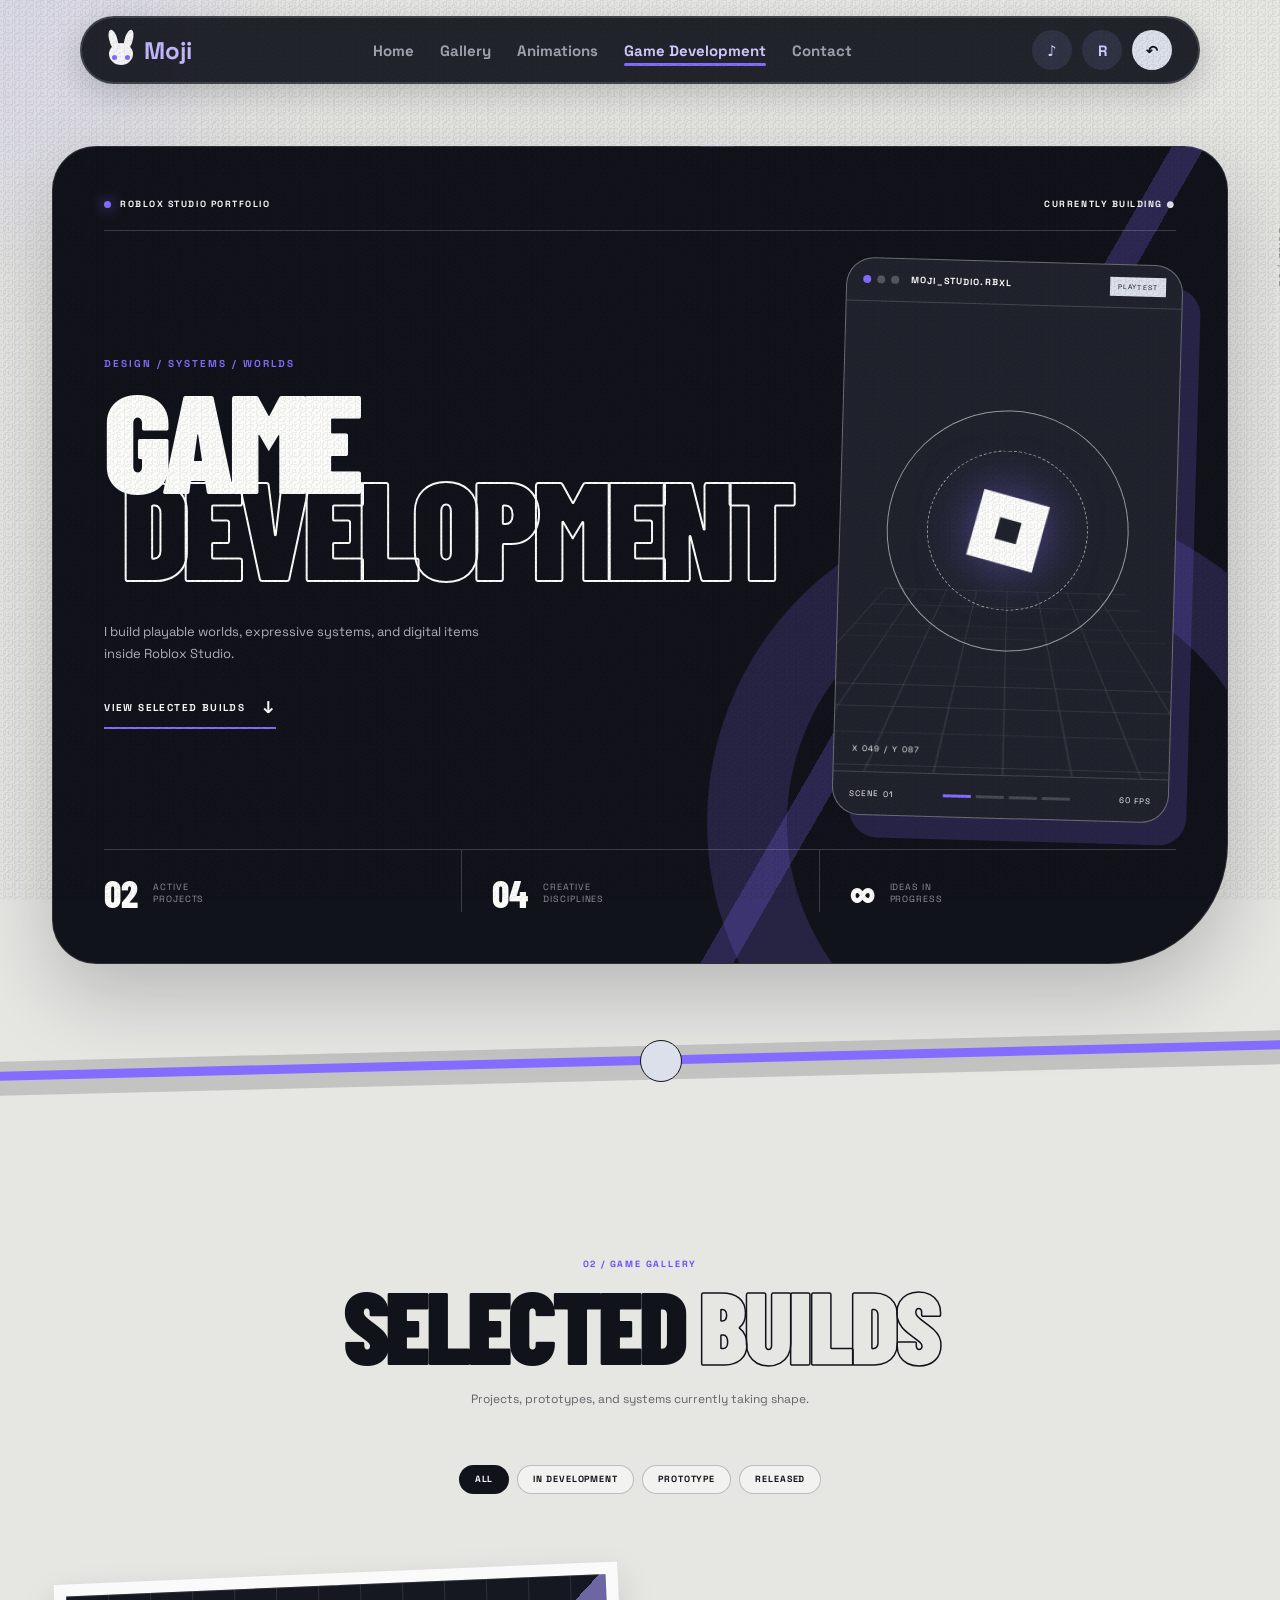
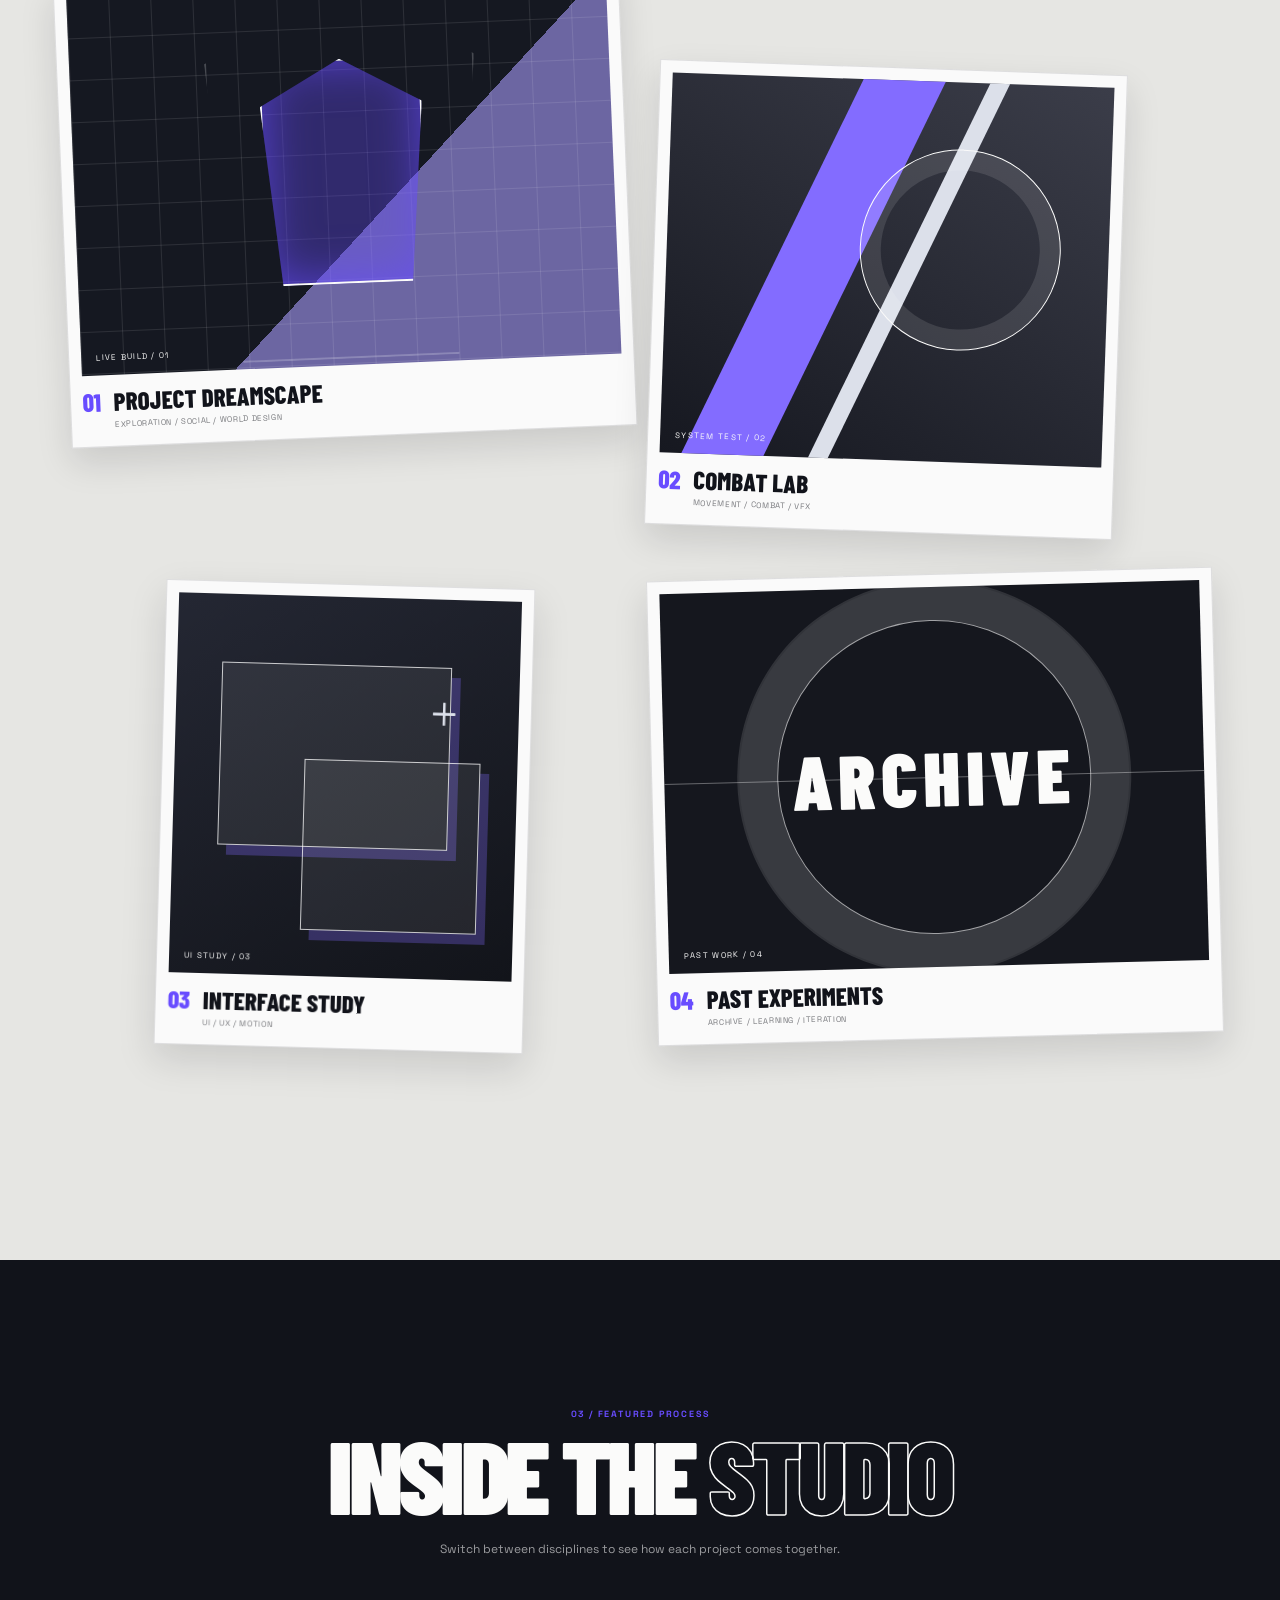
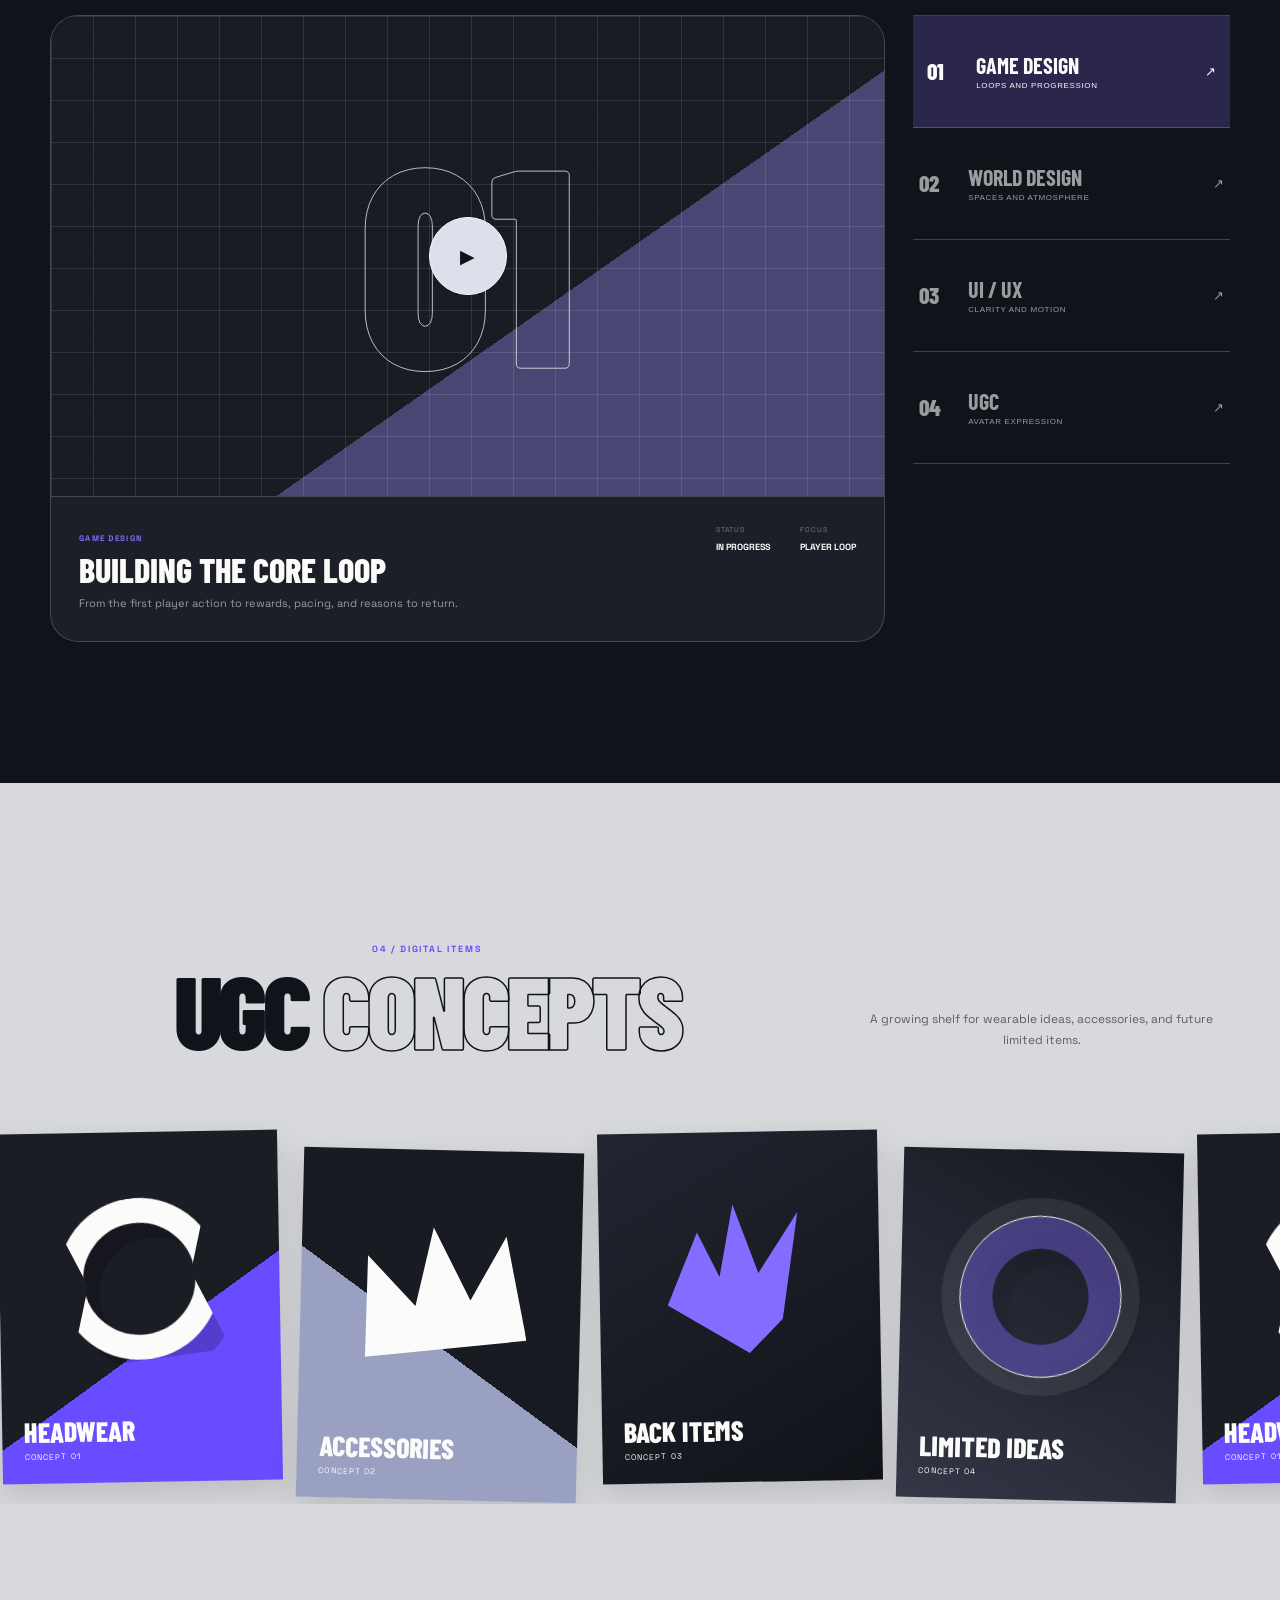
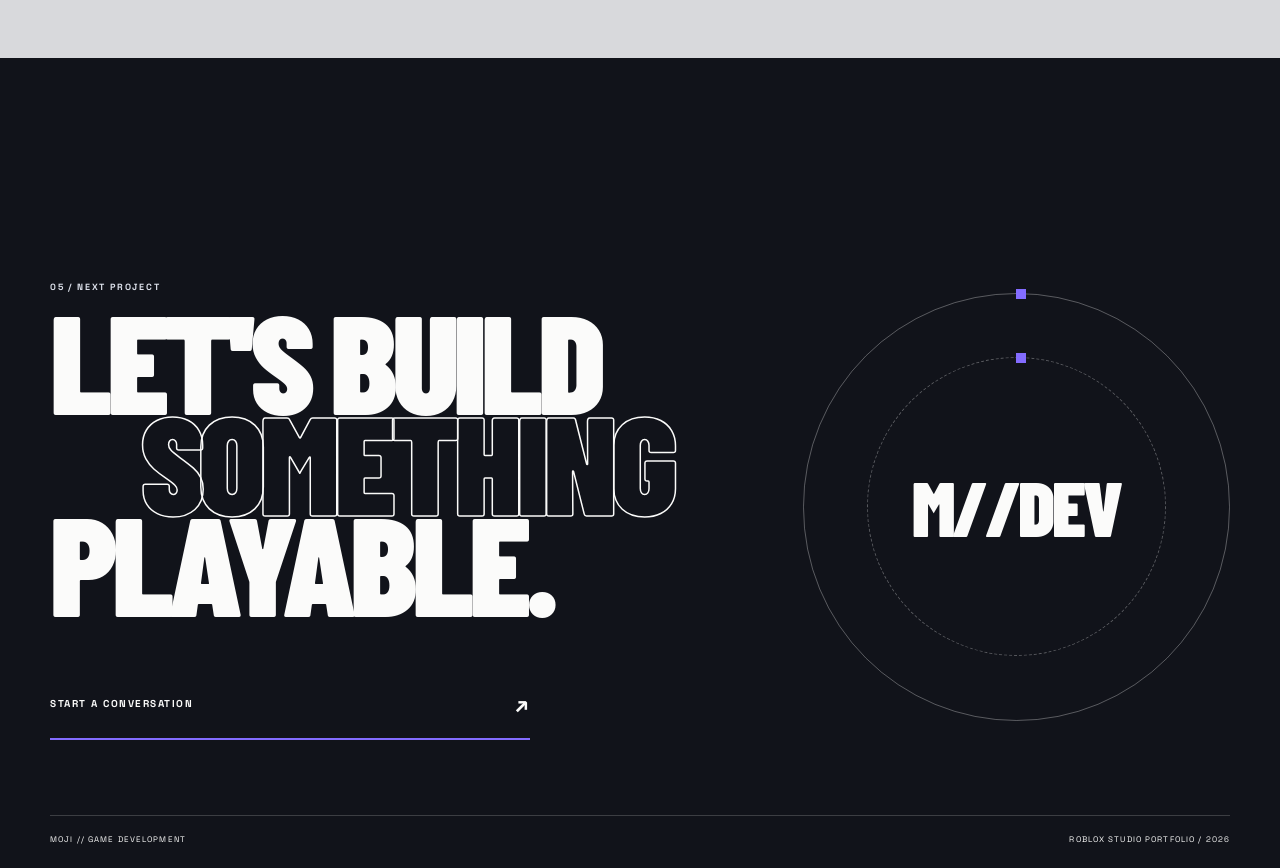
<file: portfolio/game-development/index.html>
<!doctype html>
<html lang="en">
<head>
  <meta charset="utf-8" />
  <meta name="viewport" content="width=device-width, initial-scale=1" />
  <meta name="description" content="Moji's Roblox Studio game development portfolio." />
  <title>Moji // Game Development</title>
  <link rel="preconnect" href="https://fonts.googleapis.com" />
  <link rel="preconnect" href="https://fonts.gstatic.com" crossorigin />
  <link href="https://fonts.googleapis.com/css2?family=Barlow+Condensed:ital,wght@0,500;0,600;0,700;0,800;0,900;1,700&family=Space+Grotesk:wght@400;500;600;700&display=swap" rel="stylesheet" />
  <link rel="stylesheet" href="styles.css?v=3" />
  <link rel="stylesheet" href="layout-v2.css?v=8" />
  <link rel="stylesheet" href="../transition-bridge.css?v=6" />
</head>
<body>
  <div class="loader" id="loader" aria-hidden="true">
    <div class="loader-grid"></div>
    <div class="loader-orbit">
      <span class="orbit orbit-one"></span>
      <span class="orbit orbit-two"></span>
      <span class="orbit-mark">M//DEV</span>
    </div>
    <div class="loader-copy">
      <p>ROBLOX STUDIO PORTFOLIO</p>
      <strong>INITIALIZING</strong>
      <div class="loader-progress"><span></span></div>
      <small><span id="loadPercent">00</span>% / BUILD 02</small>
    </div>
  </div>

  <div class="noise" aria-hidden="true"></div>
  <div class="cursor-glow" id="cursorGlow" aria-hidden="true"></div>
  <div class="dev-glitch-overlay" id="devGlitchOverlay" aria-hidden="true">
    <span class="glitch-slice slice-one"></span>
    <span class="glitch-slice slice-two"></span>
    <span class="glitch-slice slice-three"></span>
  </div>
  <div class="dev-bg" aria-hidden="true">
    <span class="dev-blob blob-one"></span>
    <span class="dev-blob blob-two"></span>
    <span class="dev-grid"></span>
  </div>

  <header class="dev-navbar">
    <div class="dev-nav-inner">
      <a class="dev-logo" href="../#home" data-bridge="to-portfolio">
        <span class="dev-logo-bunny" aria-hidden="true">
          <i class="ear left"></i><i class="ear right"></i>
          <i class="face"><i class="cheek left"></i><i class="cheek right"></i></i>
        </span>
        Moji
      </a>

      <nav class="dev-links" aria-label="Portfolio navigation">
        <a href="../#home" data-bridge="to-portfolio">Home</a>
        <a href="../#gallery" data-bridge="to-portfolio">Gallery</a>
        <a href="../#animations" data-bridge="to-portfolio">Animations</a>
        <a class="active" href="#home">Game Development</a>
        <a href="#contact">Contact</a>
      </nav>

      <div class="dev-nav-actions">
        <a class="dev-icon-btn" href="https://www.tiktok.com/@moji_tan" target="_blank" rel="noreferrer" aria-label="Moji on TikTok">♪</a>
        <a class="dev-icon-btn" href="https://www.roblox.com/users/158379686/profile" target="_blank" rel="noreferrer" aria-label="Moji on Roblox">R</a>
        <a class="dev-icon-btn back" href="../" data-bridge="to-portfolio" aria-label="Back to portfolio">↶</a>
      </div>
    </div>
  </header>

  <main>
    <section class="dev-poster reveal" id="home">
      <span class="poster-index" aria-hidden="true">BUILD / 02</span>
      <div class="dev-poster-card">
        <div class="poster-toolbar">
          <span class="tool-label"><i></i> ROBLOX STUDIO PORTFOLIO</span>
          <span class="tool-status">CURRENTLY BUILDING <b>●</b></span>
        </div>

        <div class="poster-copy">
          <p class="poster-kicker glitch-copy" data-glitch-text="DESIGN / SYSTEMS / WORLDS">DESIGN / SYSTEMS / WORLDS</p>
          <h1>Game<span>Development</span></h1>
          <p class="poster-lede">I build playable worlds, expressive systems, and digital items inside Roblox Studio.</p>
          <a class="poster-cta" href="#projects">View selected builds <b>↓</b></a>
        </div>

        <div class="studio-window" aria-label="Roblox Studio visual">
          <div class="studio-titlebar">
            <span><i></i><i></i><i></i></span>
            <b>MOJI_STUDIO.RBXL</b>
            <small>PLAYTEST</small>
          </div>
          <div class="studio-stage">
            <span class="stage-grid"></span>
            <span class="stage-orbit orbit-outer"></span>
            <span class="stage-orbit orbit-inner"></span>
            <span class="stage-core" role="img" aria-label="Roblox"><i></i></span>
            <span class="stage-coordinate">X 049 / Y 087</span>
          </div>
          <div class="studio-controls">
            <span>SCENE 01</span>
            <div><i></i><i></i><i></i><i></i></div>
            <span>60 FPS</span>
          </div>
        </div>

        <div class="poster-stats">
          <div><strong>02</strong><span>Active<br />projects</span></div>
          <div><strong>04</strong><span>Creative<br />disciplines</span></div>
          <div><strong>∞</strong><span>Ideas in<br />progress</span></div>
        </div>
      </div>
    </section>

    <div class="dev-divider" aria-hidden="true"><span></span></div>

    <section class="dev-section reveal" id="projects">
      <div class="dev-section-head">
        <p class="section-code">02 / GAME GALLERY</p>
        <h2>Selected <span>builds</span></h2>
        <p>Projects, prototypes, and systems currently taking shape.</p>
      </div>

      <div class="dev-filter" role="group" aria-label="Filter game projects">
        <button class="active" data-project-filter="all">All</button>
        <button data-project-filter="development">In development</button>
        <button data-project-filter="prototype">Prototype</button>
        <button data-project-filter="released">Released</button>
      </div>

      <div class="game-scrapbook">
        <article class="game-polaroid card-a" data-project-category="development" tabindex="0">
          <div class="game-art art-dreamscape">
            <span class="art-grid"></span>
            <span class="door door-back"></span>
            <span class="door door-front"></span>
            <small>LIVE BUILD / 01</small>
          </div>
          <div class="game-caption">
            <span>01</span><div><h3>Project Dreamscape</h3><p>Exploration / Social / World Design</p></div>
          </div>
        </article>

        <article class="game-polaroid card-b" data-project-category="prototype" tabindex="0">
          <div class="game-art art-combat">
            <span class="combat-slash slash-one"></span>
            <span class="combat-slash slash-two"></span>
            <span class="combat-target"></span>
            <small>SYSTEM TEST / 02</small>
          </div>
          <div class="game-caption">
            <span>02</span><div><h3>Combat Lab</h3><p>Movement / Combat / VFX</p></div>
          </div>
        </article>

        <article class="game-polaroid card-c" data-project-category="prototype" tabindex="0">
          <div class="game-art art-interface">
            <span class="ui-panel panel-one"></span>
            <span class="ui-panel panel-two"></span>
            <span class="ui-cursor">+</span>
            <small>UI STUDY / 03</small>
          </div>
          <div class="game-caption">
            <span>03</span><div><h3>Interface Study</h3><p>UI / UX / Motion</p></div>
          </div>
        </article>

        <article class="game-polaroid card-d" data-project-category="released" tabindex="0">
          <div class="game-art art-archive">
            <span class="archive-disc"></span>
            <span class="archive-line"></span>
            <strong>ARCHIVE</strong>
            <small>PAST WORK / 04</small>
          </div>
          <div class="game-caption">
            <span>04</span><div><h3>Past Experiments</h3><p>Archive / Learning / Iteration</p></div>
          </div>
        </article>
      </div>
    </section>

    <section class="dev-section showcase reveal" id="showcase">
      <div class="dev-section-head">
        <p class="section-code">03 / FEATURED PROCESS</p>
        <h2>Inside the <span>studio</span></h2>
        <p>Switch between disciplines to see how each project comes together.</p>
      </div>

      <div class="showcase-layout">
        <article class="featured-build" id="featuredBuild">
          <div class="featured-screen theme-game" id="featuredScreen">
            <span class="featured-grid"></span>
            <span class="featured-symbol" id="featuredSymbol">01</span>
            <span class="featured-scan"></span>
            <button type="button" aria-label="Play showcase preview">▶</button>
          </div>
          <div class="featured-meta">
            <div>
              <span class="glitch-copy" id="featuredType" data-glitch-text="GAME DESIGN">GAME DESIGN</span>
              <h3 id="featuredTitle">Building the core loop</h3>
              <p id="featuredDescription">From the first player action to rewards, pacing, and reasons to return.</p>
            </div>
            <dl>
              <div><dt>STATUS</dt><dd id="featuredStatus">IN PROGRESS</dd></div>
              <div><dt>FOCUS</dt><dd id="featuredFocus">PLAYER LOOP</dd></div>
            </dl>
          </div>
        </article>

        <div class="showcase-queue" role="list">
          <button class="queue-item active" type="button" data-feature="game" data-symbol="01" data-type="GAME DESIGN" data-title="Building the core loop" data-description="From the first player action to rewards, pacing, and reasons to return." data-status="IN PROGRESS" data-focus="PLAYER LOOP">
            <span>01</span><div><b>Game Design</b><small>Loops and progression</small></div><i>↗</i>
          </button>
          <button class="queue-item" type="button" data-feature="world" data-symbol="02" data-type="WORLD DESIGN" data-title="Shaping readable worlds" data-description="Spaces built around atmosphere, navigation, discovery, and memorable landmarks." data-status="EXPLORING" data-focus="LEVEL FLOW">
            <span>02</span><div><b>World Design</b><small>Spaces and atmosphere</small></div><i>↗</i>
          </button>
          <button class="queue-item" type="button" data-feature="ui" data-symbol="03" data-type="UI / UX" data-title="Making systems feel clear" data-description="Interfaces that translate complex systems into responsive and understandable moments." data-status="ITERATING" data-focus="FEEDBACK">
            <span>03</span><div><b>UI / UX</b><small>Clarity and motion</small></div><i>↗</i>
          </button>
          <button class="queue-item" type="button" data-feature="ugc" data-symbol="04" data-type="UGC DESIGN" data-title="Designing avatar identity" data-description="Wearable concepts shaped around strong silhouettes, themes, and player expression." data-status="CONCEPT" data-focus="SILHOUETTE">
            <span>04</span><div><b>UGC</b><small>Avatar expression</small></div><i>↗</i>
          </button>
        </div>
      </div>
    </section>

    <section class="ugc-marquee reveal" id="ugc">
      <div class="dev-section-head ugc-head">
        <div>
          <p class="section-code">04 / DIGITAL ITEMS</p>
          <h2>UGC <span>concepts</span></h2>
        </div>
        <p>A growing shelf for wearable ideas, accessories, and future limited items.</p>
      </div>

      <div class="ugc-track-wrap" aria-label="UGC concept categories">
        <div class="ugc-track">
          <article class="ugc-tile tile-halo"><span class="ugc-shape halo"></span><b>Headwear</b><small>CONCEPT 01</small></article>
          <article class="ugc-tile tile-crown"><span class="ugc-shape crown"></span><b>Accessories</b><small>CONCEPT 02</small></article>
          <article class="ugc-tile tile-wing"><span class="ugc-shape wing"></span><b>Back Items</b><small>CONCEPT 03</small></article>
          <article class="ugc-tile tile-core"><span class="ugc-shape core"></span><b>Limited Ideas</b><small>CONCEPT 04</small></article>
          <article class="ugc-tile tile-halo"><span class="ugc-shape halo"></span><b>Headwear</b><small>CONCEPT 01</small></article>
          <article class="ugc-tile tile-crown"><span class="ugc-shape crown"></span><b>Accessories</b><small>CONCEPT 02</small></article>
          <article class="ugc-tile tile-wing"><span class="ugc-shape wing"></span><b>Back Items</b><small>CONCEPT 03</small></article>
          <article class="ugc-tile tile-core"><span class="ugc-shape core"></span><b>Limited Ideas</b><small>CONCEPT 04</small></article>
        </div>
      </div>
    </section>
  </main>

  <section class="dev-finale reveal" id="contact">
    <div class="finale-copy">
      <p class="section-code">05 / NEXT PROJECT</p>
      <h2>Let's build<br /><span>something</span><br />playable.</h2>
      <a href="mailto:hello@moji.art"><span>Start a conversation</span><b>↗</b></a>
    </div>
    <div class="finale-orbit" aria-hidden="true">
      <span class="finale-ring ring-one"></span>
      <span class="finale-ring ring-two"></span>
      <strong>M//DEV</strong>
    </div>
    <footer>
      <span>MOJI // GAME DEVELOPMENT</span>
      <span>ROBLOX STUDIO PORTFOLIO / 2026</span>
    </footer>
  </section>

  <script src="script.js?v=5"></script>
  <script src="layout-v2.js?v=7"></script>
  <script src="../transition-bridge.js?v=5"></script>
</body>
</html>
</file>
<file: portfolio/game-development/styles.css>
:root {
  --ink: #11131a;
  --paper: #f1f0ee;
  --white: #fbfbfa;
  --pink: #8f7cff;
  --acid: #d7deff;
  --violet: #5b4dff;
  --line: rgba(17, 19, 26, .22);
  --display: "Barlow Condensed", Impact, sans-serif;
  --body: "Space Grotesk", system-ui, sans-serif;
  --ease: cubic-bezier(.2, .8, .2, 1);
}

* { box-sizing: border-box; }
html { scroll-behavior: smooth; background: var(--ink); }
body {
  margin: 0;
  color: var(--ink);
  background: var(--paper);
  font-family: var(--body);
  overflow-x: hidden;
}
body.is-loading { overflow: hidden; }
a { color: inherit; }
button, a { -webkit-tap-highlight-color: transparent; }

.noise {
  position: fixed;
  inset: 0;
  z-index: 90;
  opacity: .055;
  pointer-events: none;
  background:
    repeating-radial-gradient(circle at 20% 30%, #111 0 1px, transparent 1px 4px),
    repeating-radial-gradient(circle at 80% 70%, #111 0 1px, transparent 1px 5px);
  background-size: 7px 9px, 11px 8px;
}
.cursor-glow {
  position: fixed;
  z-index: 0;
  width: 400px;
  height: 400px;
  border-radius: 50%;
  background: rgba(91, 77, 255, .09);
  filter: blur(70px);
  transform: translate(-50%, -50%);
  pointer-events: none;
}

/* Loading sequence */
.loader {
  position: fixed;
  inset: 0;
  z-index: 1000;
  display: grid;
  place-items: center;
  overflow: hidden;
  color: var(--white);
  background: var(--ink);
  transform: translateX(0);
  will-change: transform;
}
.loader::after {
  content: "";
  position: absolute;
  z-index: 4;
  top: 0;
  right: 0;
  bottom: 0;
  width: 6px;
  background: var(--violet);
  box-shadow: 14px 0 44px rgba(91, 77, 255, .7);
}
.loader.done {
  pointer-events: none;
  animation: loader-exit 1s var(--ease) forwards;
}
.loader.done .loader-grid,
.loader.done .loader-copy {
  opacity: 0;
  transform: translateY(-24px);
  transition: opacity .28s ease, transform .42s var(--ease);
}
.loader.done .loader-orbit {
  opacity: 0;
  transform: scale(4.8);
  transition: opacity .72s ease, transform .9s var(--ease);
}
.loader.hidden { display: none; }
@keyframes loader-exit {
  0%, 22% { transform: translateX(0); }
  100% { transform: translateX(-102%); }
}
.loader-grid,
.hero-grid {
  position: absolute;
  inset: 0;
  background-image:
    linear-gradient(rgba(255,255,255,.07) 1px, transparent 1px),
    linear-gradient(90deg, rgba(255,255,255,.07) 1px, transparent 1px);
  background-size: 5vw 5vw;
  mask-image: linear-gradient(to bottom, transparent, #000 30%, #000 75%, transparent);
}
.loader-orbit {
  position: relative;
  width: min(46vw, 560px);
  aspect-ratio: 1;
  display: grid;
  place-items: center;
}
.orbit {
  position: absolute;
  inset: 0;
  border: 1px solid rgba(255,255,255,.4);
  border-radius: 50%;
}
.orbit::before, .orbit::after {
  content: "";
  position: absolute;
  background: var(--pink);
}
.orbit::before { width: 8px; height: 8px; border-radius: 50%; top: 8%; left: 22%; }
.orbit::after { width: 2px; height: 36px; bottom: 0; left: 50%; }
.orbit-one { animation: orbit 4s linear infinite; }
.orbit-two { inset: 13%; border-style: dashed; animation: orbit 7s linear reverse infinite; }
.orbit-mark { font: 800 clamp(40px, 6vw, 82px)/1 var(--display); letter-spacing: -.04em; }
@keyframes orbit { to { transform: rotate(360deg); } }
.loader-copy {
  position: absolute;
  left: 6vw;
  right: 6vw;
  bottom: 5vh;
  display: grid;
  grid-template-columns: 1fr auto;
  align-items: end;
  gap: 8px 24px;
}
.loader-copy p,
.loader-copy small { margin: 0; font-size: 11px; letter-spacing: .16em; }
.loader-copy strong { grid-row: span 2; font: 800 clamp(34px, 6vw, 78px)/.8 var(--display); }
.loader-progress { height: 2px; background: rgba(255,255,255,.2); }
.loader-progress span { display: block; width: 0; height: 100%; background: var(--pink); transition: width .12s linear; }

/* Navigation */
.site-header {
  position: absolute;
  inset: 0 0 auto;
  z-index: 50;
  height: 86px;
  display: grid;
  grid-template-columns: 1fr auto 1fr;
  align-items: center;
  gap: 28px;
  padding: 0 4vw;
  color: var(--white);
  border-bottom: 1px solid rgba(255,255,255,.18);
}
.dev-mark {
  display: inline-flex;
  align-items: center;
  gap: 10px;
  width: max-content;
  color: inherit;
  text-decoration: none;
  font: 600 11px/1 var(--body);
  letter-spacing: .12em;
}
.dev-mark b { color: var(--pink); }
.mark-block {
  width: 38px;
  aspect-ratio: 1;
  display: grid;
  place-items: center;
  background: var(--white);
  color: var(--ink);
  font: 900 24px/1 var(--display);
  clip-path: polygon(0 0, 100% 0, 83% 100%, 0 100%);
}
.dev-nav { display: flex; align-items: center; gap: clamp(20px, 3vw, 48px); }
.dev-nav a {
  position: relative;
  color: inherit;
  text-decoration: none;
  text-transform: uppercase;
  font-size: 11px;
  font-weight: 600;
  letter-spacing: .16em;
}
.dev-nav a::after {
  content: "";
  position: absolute;
  left: 0;
  right: 100%;
  bottom: -8px;
  height: 2px;
  background: var(--pink);
  transition: right .3s var(--ease);
}
.dev-nav a:hover::after { right: 0; }
.back-link {
  justify-self: end;
  display: flex;
  align-items: center;
  gap: 12px;
  color: inherit;
  text-decoration: none;
  text-transform: uppercase;
  font-size: 10px;
  letter-spacing: .12em;
}
.back-link b {
  width: 34px;
  height: 34px;
  display: grid;
  place-items: center;
  border: 1px solid rgba(255,255,255,.45);
  transition: background .25s, color .25s, transform .25s;
}
.back-link:hover b { background: var(--pink); color: var(--ink); transform: rotate(45deg); }

/* Hero */
.hero {
  position: relative;
  min-height: 100svh;
  overflow: hidden;
  padding: 120px 6vw 64px;
  color: var(--white);
  background: var(--ink);
}
.hero::before {
  content: "";
  position: absolute;
  width: 58vw;
  height: 120%;
  right: -18vw;
  top: -10%;
  background: linear-gradient(160deg, #7e72c7, #383c6f);
  opacity: .9;
  transform: skewX(-15deg);
  clip-path: polygon(30% 0, 100% 0, 74% 100%, 0 100%);
}
.hero::after {
  content: "";
  position: absolute;
  inset: 0;
  background: linear-gradient(115deg, transparent 48%, rgba(91,77,255,.28) 48%, transparent 50%);
}
.hero-grid { opacity: .7; }
.hero-meta {
  position: relative;
  z-index: 2;
  display: flex;
  justify-content: space-between;
  font-size: 10px;
  letter-spacing: .18em;
}
.status { display: flex; align-items: center; gap: 8px; }
.status i { width: 7px; height: 7px; border-radius: 50%; background: var(--acid); box-shadow: 0 0 12px var(--acid); }
.hero-title { position: relative; z-index: 2; margin-top: clamp(80px, 14vh, 150px); }
.eyebrow { margin: 0 0 14px; color: var(--pink); font-size: 11px; font-weight: 700; letter-spacing: .22em; }
.hero h1 { margin: 0; font-family: var(--display); font-size: clamp(92px, 17vw, 270px); font-weight: 900; line-height: .65; letter-spacing: -.055em; }
.title-line { display: block; }
.title-line.outline {
  margin-left: 10vw;
  color: transparent;
  -webkit-text-stroke: clamp(1px, .12vw, 3px) var(--white);
}
.title-accent {
  display: flex;
  align-items: center;
  gap: 18px;
  margin: 48px 0 0 48%;
}
.title-accent > span { width: clamp(60px, 10vw, 170px); height: 5px; background: var(--acid); }
.title-accent p { margin: 0; font: 700 12px/1.35 var(--body); letter-spacing: .12em; }
.hero-orbit {
  position: absolute;
  z-index: 1;
  width: min(48vw, 720px);
  aspect-ratio: 1;
  right: 7vw;
  top: 15%;
}
.hero-ring { position: absolute; border: 1px solid rgba(255,255,255,.35); border-radius: 50%; }
.ring-a { inset: 0; animation: orbit 28s linear infinite; }
.ring-b { inset: 12%; border-style: dashed; animation: orbit 21s linear reverse infinite; }
.ring-c { inset: 28%; border-width: 18px; border-color: rgba(17,19,26,.14); }
.ring-a::before, .ring-b::before {
  content: "";
  position: absolute;
  left: 50%;
  top: -5px;
  width: 10px;
  height: 10px;
  background: var(--acid);
}
.crosshair {
  position: absolute;
  inset: 50% auto auto 50%;
  transform: translate(-50%, -50%);
  font: 300 90px/1 var(--display);
  color: rgba(255,255,255,.75);
}
.hero-index {
  position: absolute;
  z-index: 3;
  right: 3.4vw;
  bottom: 12vh;
  display: flex;
  flex-direction: column;
  align-items: center;
  gap: 8px;
  font-family: var(--display);
}
.hero-index span { font-size: 36px; font-weight: 800; }
.hero-index i { width: 1px; height: 72px; background: currentColor; }
.hero-index small { font-size: 14px; }
.scroll-cue {
  position: absolute;
  z-index: 3;
  left: 6vw;
  bottom: 5vh;
  display: flex;
  align-items: center;
  gap: 18px;
  color: inherit;
  text-decoration: none;
  text-transform: uppercase;
  font-size: 10px;
  letter-spacing: .16em;
}
.scroll-cue i { width: 40px; height: 40px; display: grid; place-items: center; border: 1px solid rgba(255,255,255,.35); font-style: normal; }

.ticker { overflow: hidden; padding: 13px 0; color: var(--ink); background: var(--acid); transform: rotate(-1deg) scale(1.01); }
.ticker div { width: max-content; display: flex; align-items: center; gap: 28px; animation: ticker 24s linear infinite; }
.ticker span { font: 800 20px/1 var(--display); letter-spacing: .08em; }
.ticker i { font-style: normal; }
@keyframes ticker { to { transform: translateX(-50%); } }

/* Shared sections */
.section { position: relative; padding: clamp(100px, 12vw, 180px) 6vw; }
.section-header {
  display: grid;
  grid-template-columns: 1.25fr .75fr;
  gap: 8vw;
  align-items: end;
  margin-bottom: 84px;
}
.section-no { margin: 0 0 20px; font-size: 10px; font-weight: 700; letter-spacing: .2em; }
.section h2, .contact h2 {
  margin: 0;
  font: 800 clamp(64px, 9vw, 142px)/.78 var(--display);
  letter-spacing: -.04em;
  text-transform: uppercase;
}
.section h2 em { color: var(--violet); font-style: normal; }
.section-intro { max-width: 430px; margin: 0; font-size: 14px; line-height: 1.8; }

/* Projects */
.projects { background: var(--paper); }
.project-list { display: grid; gap: 100px; }
.project-card {
  display: grid;
  grid-template-columns: 1.35fr .65fr;
  min-height: 600px;
  border-top: 1px solid var(--ink);
}
.project-card.reverse { grid-template-columns: .65fr 1.35fr; }
.project-card.reverse .project-visual { order: 2; }
.project-visual { position: relative; min-height: 520px; overflow: hidden; color: var(--white); background: #232530; isolation: isolate; }
.project-visual::after {
  content: "";
  position: absolute;
  inset: 0;
  z-index: -1;
  background: repeating-linear-gradient(0deg, transparent 0 5px, rgba(255,255,255,.025) 6px);
}
.visual-one { background: linear-gradient(135deg, #101219 55%, #aeb7d6 55%); }
.visual-two { background: linear-gradient(30deg, #11131a, #343744); }
.visual-grid { position: absolute; inset: 0; background-image: linear-gradient(rgba(255,255,255,.12) 1px, transparent 1px), linear-gradient(90deg, rgba(255,255,255,.12) 1px, transparent 1px); background-size: 48px 48px; transform: perspective(500px) rotateX(58deg) scale(1.8); transform-origin: bottom; }
.portal { position: absolute; left: 50%; top: 50%; width: 36%; aspect-ratio: .72; border: 2px solid var(--white); transform: translate(-50%, -50%); clip-path: polygon(50% 0, 100% 20%, 90% 100%, 10% 100%, 0 20%); }
.portal-back { width: 55%; opacity: .23; }
.portal-front { background: rgba(91,77,255,.18); box-shadow: inset 0 0 80px rgba(91,77,255,.5), 0 0 35px rgba(91,77,255,.35); }
.project-visual > p { position: absolute; left: 7%; bottom: 7%; margin: 0; font: 800 clamp(44px, 6vw, 86px)/.75 var(--display); letter-spacing: -.03em; }
.project-visual > small { position: absolute; right: 4%; top: 4%; font-size: 9px; letter-spacing: .18em; writing-mode: vertical-rl; }
.slash { position: absolute; width: 18%; height: 140%; top: -20%; background: var(--pink); transform: rotate(24deg); }
.slash-a { left: 24%; opacity: .9; }
.slash-b { left: 48%; width: 5%; background: var(--acid); }
.target-ring { position: absolute; width: 45%; aspect-ratio: 1; right: 8%; top: 14%; border: 26px solid rgba(255,255,255,.14); border-radius: 50%; box-shadow: 0 0 0 2px var(--white), 0 0 0 58px rgba(255,255,255,.04); }
.project-copy { display: flex; flex-direction: column; padding: 28px 0 0 48px; }
.reverse .project-copy { padding: 28px 48px 0 0; }
.project-topline { display: flex; justify-content: space-between; align-items: center; margin-bottom: auto; font: 600 11px/1 var(--body); letter-spacing: .16em; }
.project-status { padding: 8px 12px; background: var(--acid); }
.project-status.concept { background: var(--pink); }
.project-copy h3 { margin: 54px 0 24px; font: 800 clamp(54px, 6vw, 90px)/.78 var(--display); text-transform: uppercase; letter-spacing: -.03em; }
.project-copy > p { max-width: 390px; margin: 0 0 38px; font-size: 13px; line-height: 1.75; }
.tags { display: flex; flex-wrap: wrap; gap: 8px; margin: 0; padding: 20px 0 0; list-style: none; border-top: 1px solid var(--line); }
.tags li { padding: 7px 10px; border: 1px solid var(--line); font-size: 9px; letter-spacing: .12em; text-transform: uppercase; }

/* UGC */
.ugc { overflow: hidden; color: var(--white); background: var(--ink); }
.ugc::before { content: "UGC"; position: absolute; right: -3vw; top: 5%; color: rgba(255,255,255,.025); font: 900 42vw/1 var(--display); }
.ugc-heading { position: relative; z-index: 2; display: grid; grid-template-columns: 1fr auto; align-items: end; gap: 24px; margin-bottom: 90px; }
.ugc-heading .section-no { grid-column: 1 / -1; color: var(--pink); }
.ugc-heading h2 span { color: transparent; -webkit-text-stroke: 1px var(--white); }
.ugc-heading > p:last-child { max-width: 370px; font-size: 13px; line-height: 1.8; }
.ugc-grid { position: relative; z-index: 2; display: grid; grid-template-columns: repeat(3, 1fr); gap: 24px; }
.ugc-card { min-width: 0; }
.ugc-card.offset { margin-top: 90px; }
.ugc-art { position: relative; min-height: 500px; overflow: hidden; border: 1px solid rgba(255,255,255,.25); background: #20222c; }
.ugc-art::before, .ugc-art::after { content: ""; position: absolute; inset: 10%; border: 1px solid rgba(255,255,255,.16); border-radius: 50%; }
.ugc-art::after { inset: 25%; border-style: dashed; }
.art-a { background: linear-gradient(145deg, #22242d 55%, #5b4dff 55%); }
.art-b { background: linear-gradient(35deg, #aeb7d6 48%, #171921 48%); }
.art-c { background: linear-gradient(160deg, #292b35, #121319); }
.item-shape { position: absolute; z-index: 2; left: 50%; top: 50%; width: 55%; aspect-ratio: 1; transform: translate(-50%, -50%) rotate(-8deg); filter: drop-shadow(16px 22px 0 rgba(0,0,0,.25)); }
.item-halo { border: 28px solid var(--white); border-radius: 50%; clip-path: polygon(0 0, 100% 0, 82% 50%, 100% 100%, 0 100%, 18% 50%); }
.item-crown { background: var(--white); clip-path: polygon(0 82%, 8% 20%, 34% 54%, 50% 7%, 68% 54%, 94% 17%, 100% 82%); }
.item-wing { background: var(--pink); clip-path: polygon(4% 60%, 28% 18%, 38% 47%, 52% 4%, 62% 48%, 91% 14%, 73% 78%, 50% 96%, 27% 78%); }
.coordinate { position: absolute; z-index: 3; left: 16px; bottom: 16px; font-size: 8px; letter-spacing: .18em; }
.ugc-card > div:last-child { display: grid; grid-template-columns: auto 1fr; gap: 6px 18px; padding-top: 18px; }
.ugc-card > div:last-child span { grid-row: span 2; color: var(--pink); font: 800 28px/1 var(--display); }
.ugc-card h3 { margin: 0; font: 700 28px/1 var(--display); text-transform: uppercase; }
.ugc-card p { margin: 0; color: rgba(255,255,255,.55); font-size: 10px; text-transform: uppercase; letter-spacing: .1em; }

/* Capabilities */
.capabilities { background: var(--pink); }
.capability-list { border-top: 1px solid var(--ink); }
.capability {
  display: grid;
  grid-template-columns: 60px 1fr 1fr auto;
  gap: 28px;
  align-items: center;
  min-height: 140px;
  border-bottom: 1px solid var(--ink);
  transition: padding .35s var(--ease), color .35s, background .35s;
}
.capability:hover { padding: 0 28px; color: var(--white); background: var(--ink); }
.capability > span { font: 700 18px/1 var(--display); }
.capability h3 { margin: 0; font: 700 clamp(28px, 4vw, 56px)/1 var(--display); text-transform: uppercase; }
.capability p { max-width: 360px; margin: 0; font-size: 12px; line-height: 1.6; }
.capability i { font: 400 28px/1 var(--body); font-style: normal; transition: transform .3s; }
.capability:hover i { transform: rotate(45deg); }

/* Contact */
.contact {
  position: relative;
  min-height: 100svh;
  display: flex;
  flex-direction: column;
  justify-content: center;
  overflow: hidden;
  padding: 120px 6vw 40px;
  color: var(--white);
  background: var(--ink);
}
.contact .section-no { color: var(--acid); }
.contact h2 { position: relative; z-index: 2; font-size: clamp(84px, 15vw, 230px); }
.contact h2 span { margin-left: 12vw; color: transparent; -webkit-text-stroke: 2px var(--white); }
.contact-link {
  position: relative;
  z-index: 2;
  width: min(520px, 100%);
  display: flex;
  justify-content: space-between;
  align-items: center;
  margin: 60px 0 100px auto;
  padding: 22px 0;
  color: inherit;
  border-bottom: 2px solid var(--pink);
  text-decoration: none;
  text-transform: uppercase;
  font-size: 12px;
  letter-spacing: .16em;
}
.contact-link b { font-size: 24px; transition: transform .3s; }
.contact-link:hover b { transform: rotate(45deg); }
.contact-orbit { position: absolute; width: min(60vw, 800px); aspect-ratio: 1; right: -10vw; top: 8%; border: 1px solid rgba(255,255,255,.18); border-radius: 50%; animation: orbit 30s linear infinite; }
.contact-orbit::before, .contact-orbit span, .contact-orbit i { content: ""; position: absolute; border: 1px solid rgba(255,255,255,.14); border-radius: 50%; }
.contact-orbit::before { inset: 12%; }
.contact-orbit span { inset: 28%; border: 24px solid rgba(91,77,255,.2); }
.contact-orbit i { width: 18px; height: 18px; left: 50%; top: -9px; background: var(--acid); border: 0; }
.contact-foot { display: flex; justify-content: space-between; padding-top: 24px; border-top: 1px solid rgba(255,255,255,.2); font-size: 9px; letter-spacing: .14em; }

/* Motion */
.reveal { opacity: 0; transform: translateY(42px); transition: opacity .8s var(--ease), transform .8s var(--ease); }
.reveal.in-view { opacity: 1; transform: none; }
.title-line.reveal { transform: translateY(90%) skewY(4deg); clip-path: inset(0 0 100%); transition-duration: 1s; }
.title-line.reveal.in-view { transform: none; clip-path: inset(0); }
.title-line:nth-child(2) { transition-delay: .12s; }
@media (max-width: 900px) {
  .site-header { grid-template-columns: 1fr 1fr; }
  .dev-nav { display: none; }
  .hero { padding-inline: 5vw; }
  .hero h1 { font-size: clamp(86px, 23vw, 180px); line-height: .72; }
  .title-line.outline { margin-left: 0; }
  .title-accent { margin-left: 8vw; }
  .hero-orbit { width: 78vw; right: -20vw; top: 21%; }
  .section { padding-inline: 5vw; }
  .section-header { grid-template-columns: 1fr; }
  .project-card, .project-card.reverse { grid-template-columns: 1fr; }
  .project-card.reverse .project-visual { order: 0; }
  .project-copy, .reverse .project-copy { min-height: 460px; padding: 28px 0 0; }
  .ugc-heading { grid-template-columns: 1fr; }
  .ugc-grid { grid-template-columns: 1fr 1fr; }
  .ugc-card:last-child { grid-column: 1 / -1; width: calc(50% - 12px); margin-left: auto; }
  .capability { grid-template-columns: 42px 1fr auto; }
  .capability p { display: none; }
}

@media (max-width: 600px) {
  .site-header { height: 72px; padding-inline: 18px; }
  .back-link span { display: none; }
  .hero { padding: 100px 18px 48px; }
  .hero-meta { align-items: flex-start; gap: 24px; }
  .status { justify-content: flex-end; text-align: right; }
  .hero-title { margin-top: 20vh; }
  .hero h1 { font-size: clamp(76px, 25vw, 128px); line-height: .76; }
  .title-accent { margin: 38px 0 0; }
  .hero-index { display: none; }
  .scroll-cue { left: 18px; }
  .loader-orbit { width: 78vw; }
  .loader-copy { left: 18px; right: 18px; grid-template-columns: 1fr; }
  .loader-copy strong { grid-row: auto; }
  .section { padding: 92px 18px; }
  .section-header { margin-bottom: 52px; }
  .section h2 { font-size: clamp(58px, 19vw, 92px); }
  .project-card { min-height: 0; }
  .project-visual { min-height: 430px; }
  .project-copy, .reverse .project-copy { min-height: 420px; }
  .ugc-grid { grid-template-columns: 1fr; }
  .ugc-card.offset { margin-top: 0; }
  .ugc-card:last-child { grid-column: auto; width: 100%; }
  .ugc-art { min-height: 420px; }
  .capability { min-height: 110px; gap: 14px; }
  .capability h3 { font-size: 28px; }
  .capability:hover { padding-inline: 10px; }
  .contact { padding: 100px 18px 28px; }
  .contact h2 { font-size: clamp(74px, 24vw, 120px); }
  .contact h2 span { margin-left: 0; }
  .contact-foot { flex-direction: column; gap: 10px; }
}

@media (prefers-reduced-motion: reduce) {
  *, *::before, *::after { scroll-behavior: auto !important; animation-duration: .01ms !important; animation-iteration-count: 1 !important; transition-duration: .01ms !important; }
  .reveal { opacity: 1; transform: none; clip-path: none; }
}
</file>
<file: portfolio/game-development/layout-v2.css>
/* Portfolio-shaped layout for the Game Development theme */
:root {
  --paper: #e6e6e3;
  --pink: #836cff;
  --acid: #dce0ea;
  --violet: #684cff;
}
.dev-bg {
  position: fixed;
  inset: 0;
  z-index: -2;
  overflow: hidden;
  background: #e6e6e3;
}
.dev-grid {
  position: absolute;
  inset: 0;
  opacity: .28;
  background-image:
    linear-gradient(rgba(17,19,26,.12) 1px, transparent 1px),
    linear-gradient(90deg, rgba(17,19,26,.12) 1px, transparent 1px);
  background-size: 64px 64px;
  mask-image: linear-gradient(to bottom, #000, transparent 85%);
  animation: ambient-grid 18s linear infinite;
}
.dev-blob {
  position: absolute;
  width: 45vw;
  aspect-ratio: 1;
  border-radius: 50%;
  filter: blur(10px);
  opacity: .38;
  transition: transform 1.2s var(--ease);
}
.blob-one { top: -16vw; right: -8vw; background: #c8c9d2; transform: translate(var(--pointer-x, 0), var(--pointer-y, 0)); }
.blob-two { top: 36vh; left: -22vw; background: #d3cbd0; transform: translate(var(--pointer-x-reverse, 0), var(--pointer-y-reverse, 0)); }
@keyframes ambient-grid { to { background-position: 64px 64px; } }

.dev-glitch-overlay {
  position: fixed;
  inset: 0;
  z-index: 95;
  opacity: 0;
  overflow: hidden;
  pointer-events: none;
  mix-blend-mode: screen;
}
.dev-glitch-overlay::before,
.dev-glitch-overlay::after {
  content: "";
  position: absolute;
  left: 0;
  width: 100%;
  height: 9px;
  background: repeating-linear-gradient(90deg, #836cff 0 22px, transparent 22px 38px, rgba(255,255,255,.85) 38px 43px, transparent 43px 66px);
  filter: drop-shadow(0 0 9px rgba(104,76,255,.72));
}
.dev-glitch-overlay::before { top: 0; }
.dev-glitch-overlay::after { bottom: 0; transform: scaleX(-1); }
.dev-glitch-overlay.active { animation: edge-glitch-shell .46s steps(2) both; }
.glitch-slice {
  position: absolute;
  top: 0;
  bottom: 0;
  width: 12px;
  background: repeating-linear-gradient(0deg, rgba(255,255,255,.9) 0 8px, transparent 8px 19px, #745cff 19px 31px, transparent 31px 43px);
  backdrop-filter: contrast(1.35);
}
.slice-one { left: 0; animation: edge-glitch-left .46s steps(3); }
.slice-two { right: 0; width: 8px; background: repeating-linear-gradient(0deg, #3f4252 0 15px, transparent 15px 24px, rgba(255,255,255,.75) 24px 29px, transparent 29px 42px); animation: edge-glitch-right .46s steps(2); }
.slice-three {
  left: auto;
  right: 14px;
  top: 12%;
  bottom: auto;
  width: 42px;
  height: 4px;
  background: #836cff;
  box-shadow: 0 68vh 0 rgba(255,255,255,.75), -20px 36vh 0 #4d5061;
  animation: edge-glitch-corners .46s steps(2);
}
@keyframes edge-glitch-shell {
  0%, 100% { opacity: 0; }
  10%, 72% { opacity: 1; }
  42% { opacity: .45; }
}
@keyframes edge-glitch-left {
  0% { transform: translateX(-12px) scaleY(.7); }
  34% { transform: translateX(5px) scaleY(1); }
  66% { transform: translateX(-3px) scaleY(.85); }
  100% { transform: translateX(0) scaleY(1); }
}
@keyframes edge-glitch-right {
  0% { transform: translateX(12px) scaleY(1); }
  38% { transform: translateX(-6px) scaleY(.76); }
  74% { transform: translateX(3px) scaleY(1); }
}
@keyframes edge-glitch-corners {
  0% { transform: translateX(45px); }
  40% { transform: translateX(-18px); }
  75% { transform: translateX(8px); }
}

.glitch-copy {
  position: relative;
  display: inline-block;
  isolation: isolate;
}
.glitch-copy::before,
.glitch-copy::after {
  content: attr(data-glitch-text);
  position: absolute;
  inset: 0;
  z-index: -1;
  opacity: 0;
  overflow: hidden;
  pointer-events: none;
  color: inherit;
  white-space: nowrap;
}
.glitch-copy::before {
  left: 2px;
  text-shadow: -2px 0 #a17cff;
  animation: text-noise-a 7.4s steps(1, end) infinite alternate-reverse;
}
.glitch-copy::after {
  left: -2px;
  text-shadow: 2px 0 #67dfff;
  animation: text-noise-b 9.2s steps(1, end) infinite alternate;
}
body.dev-text-glitch .glitch-copy::before {
  animation: text-burst-a .42s steps(1, end) both;
}
body.dev-text-glitch .glitch-copy::after {
  animation: text-burst-b .42s steps(1, end) both;
}
@keyframes text-noise-a {
  0%, 82%, 100% { opacity: 0; clip-path: inset(0 0 100% 0); }
  84% { opacity: .85; clip-path: inset(12% 0 68% 0); transform: translateX(-2px); }
  86% { opacity: .62; clip-path: inset(58% 0 18% 0); transform: translateX(3px); }
  88% { opacity: .9; clip-path: inset(34% 0 48% 0); transform: translateX(-1px); }
  90% { opacity: .45; clip-path: inset(76% 0 8% 0); }
  92% { opacity: 0; clip-path: inset(0 0 100% 0); }
}
@keyframes text-noise-b {
  0%, 72%, 100% { opacity: 0; clip-path: inset(100% 0 0 0); }
  74% { opacity: .74; clip-path: inset(8% 0 76% 0); transform: translateX(2px); }
  76% { opacity: .9; clip-path: inset(44% 0 32% 0); transform: translateX(-3px); }
  78% { opacity: .55; clip-path: inset(70% 0 10% 0); }
  80% { opacity: .84; clip-path: inset(24% 0 61% 0); transform: translateX(1px); }
  82% { opacity: 0; clip-path: inset(100% 0 0 0); }
}
@keyframes text-burst-a {
  0%, 100% { opacity: 0; clip-path: inset(0 0 100% 0); }
  15% { opacity: .9; clip-path: inset(8% 0 69% 0); transform: translateX(-3px); }
  38% { opacity: .65; clip-path: inset(59% 0 17% 0); transform: translateX(4px); }
  62% { opacity: .9; clip-path: inset(31% 0 51% 0); transform: translateX(-2px); }
  82% { opacity: .55; clip-path: inset(78% 0 6% 0); }
}
@keyframes text-burst-b {
  0%, 100% { opacity: 0; clip-path: inset(100% 0 0 0); }
  20% { opacity: .75; clip-path: inset(67% 0 9% 0); transform: translateX(3px); }
  43% { opacity: .95; clip-path: inset(18% 0 66% 0); transform: translateX(-4px); }
  68% { opacity: .65; clip-path: inset(46% 0 28% 0); transform: translateX(2px); }
}

.dev-navbar {
  position: sticky;
  top: 0;
  z-index: 60;
  padding: 16px 24px;
}
.dev-nav-inner {
  width: min(1120px, 100%);
  margin: 0 auto;
  padding: 12px 26px;
  display: flex;
  align-items: center;
  justify-content: space-between;
  gap: 22px;
  color: #eef0ff;
  border: 2px solid rgba(255,255,255,.14);
  border-radius: 50px;
  background: rgba(22,24,32,.94);
  box-shadow: 0 10px 30px rgba(17,19,26,.2);
  backdrop-filter: blur(16px);
}
.dev-logo {
  display: flex;
  align-items: center;
  gap: 10px;
  color: #c2baff;
  text-decoration: none;
  font-size: 24px;
  font-weight: 700;
}
.dev-logo-bunny {
  position: relative;
  width: 26px;
  height: 30px;
  display: inline-block;
}
.dev-logo-bunny .ear {
  position: absolute;
  top: -6px;
  width: 8px;
  height: 20px;
  border-radius: 50% 50% 40% 40%;
  background: #f4f4f7;
}
.dev-logo-bunny .ear.left {
  left: 4px;
  transform: rotate(-16deg);
  transform-origin: bottom;
  animation: dev-ear-left 4s var(--ease) infinite;
}
.dev-logo-bunny .ear.right {
  right: 4px;
  transform: rotate(16deg);
  transform-origin: bottom;
  animation: dev-ear-right 4s var(--ease) infinite .2s;
}
.dev-logo-bunny .face {
  position: absolute;
  bottom: 0;
  left: 1px;
  width: 24px;
  height: 22px;
  border-radius: 50%;
  background: #f4f4f7;
}
.dev-logo-bunny .cheek {
  position: absolute;
  top: 12px;
  width: 5px;
  height: 5px;
  border-radius: 50%;
  background: var(--pink);
}
.dev-logo-bunny .cheek.left { left: 3px; }
.dev-logo-bunny .cheek.right { right: 3px; }
@keyframes dev-ear-left {
  0%, 90%, 100% { transform: rotate(-16deg); }
  95% { transform: rotate(-26deg); }
}
@keyframes dev-ear-right {
  0%, 90%, 100% { transform: rotate(16deg); }
  95% { transform: rotate(26deg); }
}
.dev-links { display: flex; gap: 26px; }
.dev-links a {
  position: relative;
  color: rgba(238,240,255,.62);
  text-decoration: none;
  font-size: 15px;
  font-weight: 700;
  transition: color .2s;
}
.dev-links a:hover,
.dev-links a.active { color: #d0caff; }
.dev-links a.active::after {
  content: "";
  position: absolute;
  left: 0;
  bottom: -6px;
  width: 100%;
  height: 3px;
  border-radius: 3px;
  background: var(--pink);
}
.dev-nav-actions { display: flex; gap: 10px; }
.dev-icon-btn {
  width: 40px;
  height: 40px;
  display: grid;
  place-items: center;
  border: 0;
  border-radius: 50%;
  color: #d0caff;
  background: #303344;
  text-decoration: none;
  font-size: 15px;
  font-weight: 700;
  transition: transform .25s var(--ease), color .2s, background .2s;
}
.dev-icon-btn:hover { color: var(--white); background: #494d66; transform: translateY(-3px) scale(1.06) rotate(-6deg); }
.dev-icon-btn.back { color: var(--ink); background: var(--acid); }

main { position: relative; z-index: 1; }
.dev-poster {
  position: relative;
  width: min(1260px, calc(100% - 48px));
  margin: 18px auto 0;
  padding: 28px;
}
.poster-index {
  position: absolute;
  right: -32px;
  top: 110px;
  color: rgba(17,19,26,.45);
  font-size: 9px;
  letter-spacing: .18em;
  writing-mode: vertical-rl;
}
.dev-poster-card {
  position: relative;
  min-height: 720px;
  display: grid;
  grid-template-columns: .9fr 1.1fr;
  grid-template-rows: auto 1fr auto;
  gap: 30px 50px;
  padding: clamp(26px, 4vw, 58px);
  overflow: hidden;
  border: 1px solid rgba(255,255,255,.12);
  border-radius: 44px 44px 120px 44px;
  color: var(--white);
  background:
    linear-gradient(120deg, transparent 0 68%, rgba(131,108,255,.24) 68% 70%, transparent 70%),
    var(--ink);
  box-shadow: 0 30px 80px rgba(17,19,26,.22);
}
.dev-poster-card::before {
  content: "";
  position: absolute;
  width: 480px;
  aspect-ratio: 1;
  right: -120px;
  bottom: -180px;
  border: 80px solid rgba(131,108,255,.18);
  border-radius: 50%;
}
.dev-poster-card::after {
  content: "";
  position: absolute;
  z-index: 1;
  top: -35%;
  bottom: -35%;
  left: -35%;
  width: 18%;
  opacity: .3;
  background: linear-gradient(90deg, transparent, rgba(255,255,255,.28), transparent);
  transform: skewX(-16deg);
  animation: poster-light-pass 8s var(--ease) infinite;
}
@keyframes poster-light-pass {
  0%, 68% { left: -35%; opacity: 0; }
  74% { opacity: .28; }
  92%, 100% { left: 125%; opacity: 0; }
}
.poster-toolbar {
  position: relative;
  z-index: 2;
  grid-column: 1 / -1;
  display: flex;
  justify-content: space-between;
  padding-bottom: 20px;
  border-bottom: 1px solid rgba(255,255,255,.18);
  font-size: 9px;
  font-weight: 700;
  letter-spacing: .17em;
}
.tool-label { display: flex; align-items: center; gap: 9px; }
.tool-label i { width: 7px; height: 7px; border-radius: 50%; background: var(--pink); box-shadow: 0 0 14px var(--pink); animation: status-pulse 1.8s ease-in-out infinite; }
@keyframes status-pulse { 50% { transform: scale(1.65); box-shadow: 0 0 22px var(--pink); } }
.tool-status b { color: var(--acid); }
.poster-copy {
  position: relative;
  z-index: 2;
  align-self: center;
}
.poster-kicker { margin: 0 0 24px; color: var(--pink); font-size: 10px; font-weight: 700; letter-spacing: .2em; }
.poster-copy h1 {
  margin: 0;
  font: 900 clamp(90px, 11vw, 168px)/.62 var(--display);
  letter-spacing: -.055em;
  text-transform: uppercase;
}
.poster-copy h1 span {
  display: block;
  margin-left: 1.4vw;
  color: transparent;
  -webkit-text-stroke: 2px var(--white);
}
.poster-lede { max-width: 390px; margin: 52px 0 30px; color: rgba(255,255,255,.68); font-size: 13px; line-height: 1.75; }
.poster-cta {
  width: max-content;
  display: flex;
  align-items: center;
  gap: 18px;
  padding-bottom: 9px;
  color: inherit;
  border-bottom: 2px solid var(--pink);
  text-decoration: none;
  text-transform: uppercase;
  font-size: 10px;
  font-weight: 700;
  letter-spacing: .14em;
}
.poster-cta b { font-size: 17px; transition: transform .25s; }
.poster-cta:hover b { transform: translateY(5px); }

.studio-window {
  position: relative;
  z-index: 2;
  align-self: center;
  min-width: 0;
  overflow: hidden;
  border: 1px solid rgba(255,255,255,.34);
  border-radius: 28px;
  background: #20232d;
  box-shadow: 18px 22px 0 rgba(131,108,255,.2);
  transform: translate(var(--pointer-x-reverse, 0), var(--pointer-y-reverse, 0)) rotate(1.6deg);
  transition: transform .7s var(--ease), box-shadow .35s;
  animation: studio-float 6s ease-in-out infinite;
}
.studio-window:hover { box-shadow: 22px 28px 0 rgba(131,108,255,.28); }
@keyframes studio-float {
  0%, 100% { border-color: rgba(255,255,255,.34); }
  50% { border-color: rgba(206,199,255,.8); box-shadow: 21px 26px 0 rgba(131,108,255,.27); }
}
.studio-titlebar,
.studio-controls {
  display: flex;
  align-items: center;
  gap: 12px;
  min-height: 43px;
  padding: 0 16px;
  font-size: 8px;
  letter-spacing: .14em;
}
.studio-titlebar { border-bottom: 1px solid rgba(255,255,255,.16); }
.studio-titlebar > span { display: flex; gap: 6px; }
.studio-titlebar i { width: 8px; height: 8px; border-radius: 50%; background: rgba(255,255,255,.24); }
.studio-titlebar i:first-child { background: var(--pink); }
.studio-titlebar b { font-size: 9px; }
.studio-titlebar small { margin-left: auto; padding: 5px 8px; color: var(--ink); background: var(--acid); }
.studio-stage { position: relative; min-height: 470px; overflow: hidden; }
.stage-grid,
.art-grid,
.featured-grid {
  position: absolute;
  inset: 0;
  background-image:
    linear-gradient(rgba(255,255,255,.1) 1px, transparent 1px),
    linear-gradient(90deg, rgba(255,255,255,.1) 1px, transparent 1px);
  background-size: 42px 42px;
}
.stage-grid { transform: perspective(500px) rotateX(57deg) scale(1.65); transform-origin: bottom; animation: stage-grid-drift 12s linear infinite; }
@keyframes stage-grid-drift { to { background-position: 42px 42px; } }
.stage-orbit {
  position: absolute;
  left: 50%;
  top: 48%;
  aspect-ratio: 1;
  border: 1px solid rgba(255,255,255,.55);
  border-radius: 50%;
  transform: translate(-50%, -50%);
}
.orbit-outer { width: 72%; animation: layout-spin 25s linear infinite; }
.orbit-inner { width: 48%; border-style: dashed; animation: layout-spin 14s linear reverse infinite; }
.stage-core {
  position: absolute;
  left: 50%;
  top: 48%;
  width: 30%;
  aspect-ratio: 1;
  display: grid;
  place-items: center;
  transform: translate(-50%, -50%);
  filter: drop-shadow(0 0 26px rgba(131,108,255,.52));
  animation: core-breathe 3.6s ease-in-out infinite;
}
.stage-core::before {
  content: "";
  position: absolute;
  inset: 16%;
  background: var(--white);
  transform: rotate(14deg);
}
.stage-core i {
  position: absolute;
  z-index: 1;
  left: 50%;
  top: 50%;
  width: 22%;
  aspect-ratio: 1;
  background: #20232d;
  transform: translate(-50%, -50%) rotate(14deg);
}
@keyframes core-breathe {
  50% { transform: translate(-50%, -50%) scale(1.07); filter: drop-shadow(0 0 42px rgba(131,108,255,.8)); }
}
.stage-coordinate { position: absolute; left: 18px; bottom: 18px; font-size: 8px; letter-spacing: .17em; }
.studio-controls { justify-content: space-between; border-top: 1px solid rgba(255,255,255,.16); }
.studio-controls div { display: flex; gap: 5px; }
.studio-controls i { width: 28px; height: 3px; background: rgba(255,255,255,.18); }
.studio-controls i:first-child { background: var(--pink); }
.poster-stats {
  position: relative;
  z-index: 2;
  grid-column: 1 / -1;
  display: grid;
  grid-template-columns: repeat(3, 1fr);
  border-top: 1px solid rgba(255,255,255,.18);
}
.poster-stats > div { display: flex; align-items: center; gap: 15px; padding: 24px 0 0; }
.poster-stats > div + div { padding-left: 30px; border-left: 1px solid rgba(255,255,255,.18); }
.poster-stats strong { font: 800 38px/1 var(--display); animation: stat-signal 4.2s ease-in-out infinite; }
.poster-stats > div:nth-child(2) strong { animation-delay: .45s; }
.poster-stats > div:nth-child(3) strong { animation-delay: .9s; }
@keyframes stat-signal { 50% { color: #d4ceff; text-shadow: 0 0 18px rgba(131,108,255,.65); } }
.poster-stats span { color: rgba(255,255,255,.54); font-size: 9px; line-height: 1.35; letter-spacing: .1em; text-transform: uppercase; }

.dev-divider {
  position: relative;
  height: 82px;
  margin-top: 36px;
  overflow: hidden;
}
.dev-divider::before,
.dev-divider::after {
  content: "";
  position: absolute;
  left: -2%;
  width: 104%;
  height: 34px;
  background: var(--ink);
  transform: rotate(-1.4deg);
}
.dev-divider::before { top: 18px; opacity: .16; }
.dev-divider::after { top: 28px; height: 9px; background: var(--pink); }
.dev-divider span { position: absolute; left: 50%; top: 12px; z-index: 2; width: 42px; height: 42px; border: 1px solid var(--ink); border-radius: 50%; background: var(--acid); }

.dev-section {
  width: min(1180px, calc(100% - 48px));
  margin: auto;
  padding: clamp(90px, 11vw, 160px) 0;
}
.dev-section-head { margin-bottom: 56px; text-align: center; }
.section-code { margin: 0 0 15px; color: #684cff; font-size: 9px; font-weight: 700; letter-spacing: .2em; }
.dev-section-head h2,
.ugc-head h2 {
  margin: 0;
  font: 900 clamp(62px, 8vw, 122px)/.78 var(--display);
  letter-spacing: -.045em;
  text-transform: uppercase;
}
.dev-section-head h2 span,
.ugc-head h2 span { color: transparent; -webkit-text-stroke: 1.5px var(--ink); }
.dev-section-head h2 span { animation: outline-signal 7s steps(1) infinite; }
@keyframes outline-signal {
  0%, 92%, 100% { opacity: 1; }
  93% { opacity: .35; }
  94% { opacity: 1; }
  96% { opacity: .55; }
}
.dev-section-head > p:last-child { max-width: 460px; margin: 24px auto 0; color: rgba(17,19,26,.62); font-size: 12px; line-height: 1.7; }
.dev-filter { display: flex; justify-content: center; flex-wrap: wrap; gap: 8px; margin-bottom: 58px; }
.dev-filter button {
  padding: 9px 15px;
  border: 1px solid rgba(17,19,26,.24);
  border-radius: 999px;
  color: var(--ink);
  background: rgba(255,255,255,.48);
  font: 700 9px/1 var(--body);
  letter-spacing: .1em;
  text-transform: uppercase;
  cursor: pointer;
  transition: color .2s, background .2s, transform .2s;
}
.dev-filter button:hover { transform: translateY(-2px); }
.dev-filter button.active { color: var(--white); background: var(--ink); }

.game-scrapbook {
  display: grid;
  grid-template-columns: repeat(12, 1fr);
  align-items: start;
  gap: 52px 24px;
  padding: 20px 12px 70px;
}
.game-polaroid {
  position: relative;
  padding: 12px 12px 17px;
  border: 1px solid rgba(17,19,26,.12);
  background: #fafafa;
  box-shadow: 0 15px 35px rgba(17,19,26,.13);
  transition: transform .35s var(--ease), opacity .3s, box-shadow .35s;
}
.game-polaroid:hover { z-index: 4; transform: rotate(0) translateY(-10px) scale(1.02); box-shadow: 0 24px 50px rgba(17,19,26,.2); }
.game-polaroid.is-hidden { display: none; }
.card-a { grid-column: 1 / span 6; transform: rotate(-2.4deg); }
.card-b { grid-column: 7 / span 5; margin-top: 95px; transform: rotate(2deg); }
.card-c { grid-column: 2 / span 4; transform: rotate(1.6deg); }
.card-d { grid-column: 7 / span 6; margin-top: -10px; transform: rotate(-1.5deg); }
.game-art { position: relative; min-height: 380px; overflow: hidden; color: var(--white); background: #20232d; }
.game-art::after {
  content: "";
  position: absolute;
  z-index: 4;
  left: 0;
  right: 0;
  top: -14%;
  height: 11%;
  background: linear-gradient(180deg, transparent, rgba(255,255,255,.14), transparent);
  animation: art-scan 5.8s linear infinite;
}
.game-polaroid:nth-child(2) .game-art::after { animation-delay: 1.2s; }
.game-polaroid:nth-child(3) .game-art::after { animation-delay: 2.4s; }
.game-polaroid:nth-child(4) .game-art::after { animation-delay: 3.6s; }
@keyframes art-scan { 0%, 24% { top: -14%; } 72%, 100% { top: 110%; } }
.game-art small { position: absolute; left: 15px; bottom: 13px; z-index: 3; font-size: 8px; letter-spacing: .16em; }
.art-dreamscape { background: linear-gradient(135deg, #151821 58%, #6c66a2 58%); }
.door { position: absolute; left: 50%; top: 49%; width: 30%; aspect-ratio: .72; border: 2px solid var(--white); transform: translate(-50%, -50%); clip-path: polygon(50% 0, 100% 20%, 90% 100%, 10% 100%, 0 20%); }
.door-back { width: 50%; opacity: .22; }
.door-front { background: rgba(104,76,255,.34); box-shadow: inset 0 0 48px rgba(104,76,255,.72); }
.door-front { animation: portal-signal 3.4s ease-in-out infinite; }
@keyframes portal-signal { 50% { filter: brightness(1.5); box-shadow: inset 0 0 70px rgba(104,76,255,.82), 0 0 26px rgba(131,108,255,.5); } }
.art-combat { background: linear-gradient(30deg, #161820, #3b3d49); }
.combat-slash { position: absolute; top: -20%; width: 17%; height: 140%; background: var(--pink); transform: rotate(24deg); }
.slash-one { left: 25%; }
.slash-two { left: 53%; width: 4%; background: var(--acid); }
.combat-target { position: absolute; right: 11%; top: 18%; width: 45%; aspect-ratio: 1; border: 20px solid rgba(255,255,255,.11); border-radius: 50%; box-shadow: 0 0 0 1px var(--white); }
.combat-target { animation: target-turn 16s linear infinite; }
@keyframes target-turn { to { transform: rotate(360deg); } }
.art-interface { background: linear-gradient(150deg, #242733, #12141a); }
.ui-panel { position: absolute; border: 1px solid rgba(255,255,255,.75); background: rgba(255,255,255,.07); box-shadow: 9px 10px 0 rgba(131,108,255,.3); }
.panel-one { inset: 18% 20% 34% 13%; }
.panel-two { inset: 43% 11% 12% 38%; }
.ui-cursor { position: absolute; right: 18%; top: 21%; color: var(--acid); font: 300 60px/1 var(--display); }
.ui-cursor { animation: ui-cursor-pulse 1.25s steps(2) infinite; }
@keyframes ui-cursor-pulse { 50% { opacity: .25; transform: rotate(45deg); } }
.art-archive { display: grid; place-items: center; background: #15171e; }
.archive-disc { position: absolute; width: 58%; aspect-ratio: 1; border: 1px solid rgba(255,255,255,.6); border-radius: 50%; box-shadow: 0 0 0 38px rgba(255,255,255,.035), 0 0 0 40px rgba(255,255,255,.12); }
.archive-line { position: absolute; inset: 50% 0 auto; height: 1px; background: rgba(255,255,255,.35); }
.art-archive strong { position: relative; z-index: 2; font: 900 clamp(42px, 6vw, 76px)/1 var(--display); letter-spacing: .08em; }
.game-caption { display: flex; gap: 13px; padding-top: 14px; }
.game-caption > span { color: #684cff; font: 800 25px/1 var(--display); }
.game-caption h3 { margin: 0; font: 800 25px/1 var(--display); text-transform: uppercase; }
.game-caption p { margin: 5px 0 0; color: rgba(17,19,26,.55); font-size: 8px; letter-spacing: .08em; text-transform: uppercase; }

.showcase { width: 100%; padding-inline: max(24px, calc((100% - 1180px) / 2)); color: var(--white); background: var(--ink); }
.showcase .dev-section-head h2 span { -webkit-text-stroke-color: var(--white); }
.showcase .dev-section-head > p:last-child { color: rgba(255,255,255,.58); }
.showcase-layout { display: grid; grid-template-columns: 1.45fr .55fr; gap: 28px; }
.featured-build { overflow: hidden; border: 1px solid rgba(255,255,255,.18); border-radius: 28px; background: #1d1f28; }
.featured-screen { position: relative; min-height: 480px; overflow: hidden; transition: background .35s; }
.featured-screen.theme-game { background: linear-gradient(145deg, #191b23 60%, #4a4674 60%); }
.featured-screen.theme-world { background: linear-gradient(30deg, #171921, #5d6172); }
.featured-screen.theme-ui { background: linear-gradient(150deg, #242733, #13151b 65%, #684cff 65%); }
.featured-screen.theme-ugc { background: linear-gradient(35deg, #777eaa 48%, #161820 48%); }
.featured-symbol { position: absolute; inset: 50% auto auto 50%; transform: translate(-50%, -50%); font: 900 clamp(150px, 22vw, 330px)/1 var(--display); color: transparent; -webkit-text-stroke: 1px rgba(255,255,255,.7); }
.featured-scan { position: absolute; inset: 0; background: repeating-linear-gradient(0deg, transparent 0 5px, rgba(255,255,255,.025) 6px); }
.featured-scan::after {
  content: "";
  position: absolute;
  left: 0;
  right: 0;
  top: -8%;
  height: 8%;
  background: linear-gradient(transparent, rgba(220,224,234,.18), transparent);
  animation: featured-scan-pass 4.8s linear infinite;
}
@keyframes featured-scan-pass { to { top: 108%; } }
.featured-symbol { animation: featured-number-float 5s ease-in-out infinite; }
@keyframes featured-number-float { 50% { transform: translate(-50%, -53%) scale(1.025); } }
.featured-screen button {
  position: absolute;
  left: 50%;
  top: 50%;
  width: 78px;
  aspect-ratio: 1;
  border: 1px solid var(--white);
  border-radius: 50%;
  color: var(--ink);
  background: var(--acid);
  font-size: 19px;
  transform: translate(-50%, -50%);
  cursor: pointer;
  transition: transform .25s;
}
.featured-screen button:hover { transform: translate(-50%, -50%) scale(1.08); }
.featured-meta { display: grid; grid-template-columns: 1fr auto; gap: 35px; padding: 28px; border-top: 1px solid rgba(255,255,255,.18); }
.featured-meta span { color: var(--pink); font-size: 8px; font-weight: 700; letter-spacing: .16em; }
.featured-meta h3 { margin: 7px 0 8px; font: 800 34px/1 var(--display); text-transform: uppercase; }
.featured-meta p { max-width: 500px; margin: 0; color: rgba(255,255,255,.55); font-size: 11px; line-height: 1.6; }
.featured-meta dl { display: flex; gap: 30px; margin: 0; }
.featured-meta dt { color: rgba(255,255,255,.4); font-size: 7px; letter-spacing: .15em; }
.featured-meta dd { margin: 7px 0 0; font-size: 9px; font-weight: 700; }
.showcase-queue { display: grid; align-content: start; border-top: 1px solid rgba(255,255,255,.2); }
.queue-item {
  display: grid;
  grid-template-columns: 36px 1fr auto;
  gap: 13px;
  align-items: center;
  min-height: 112px;
  padding: 16px 6px;
  color: rgba(255,255,255,.58);
  border: 0;
  border-bottom: 1px solid rgba(255,255,255,.2);
  background: transparent;
  text-align: left;
  cursor: pointer;
  transition: color .25s, padding .25s, background .25s;
}
.queue-item:hover,
.queue-item.active { padding-inline: 14px; color: var(--white); background: rgba(131,108,255,.22); }
.queue-item > span { font: 800 23px/1 var(--display); }
.queue-item b { display: block; font: 700 22px/1 var(--display); text-transform: uppercase; }
.queue-item small { display: block; margin-top: 5px; font-size: 8px; letter-spacing: .08em; text-transform: uppercase; }
.queue-item i { font-style: normal; transition: transform .25s; }
.queue-item:hover i { transform: rotate(45deg); }

.ugc-marquee { padding: clamp(100px, 12vw, 170px) 0; overflow: hidden; background: #d8d9dc; }
.ugc-head {
  width: min(1180px, calc(100% - 48px));
  margin: 0 auto 60px;
  display: grid;
  grid-template-columns: 1fr .5fr;
  align-items: end;
  gap: 50px;
}
.ugc-head > p { margin: 0; color: rgba(17,19,26,.58); font-size: 12px; line-height: 1.7; }
.ugc-track-wrap { overflow: hidden; }
.ugc-track { width: max-content; display: flex; gap: 20px; padding: 22px 0; animation: ugc-scroll 30s linear infinite; }
.ugc-track:hover { animation-play-state: paused; }
.ugc-tile {
  position: relative;
  width: 280px;
  height: 350px;
  display: flex;
  flex-direction: column;
  justify-content: flex-end;
  overflow: hidden;
  padding: 22px;
  color: var(--white);
  background: #1c1e27;
  box-shadow: 0 12px 30px rgba(17,19,26,.14);
}
.ugc-tile:nth-child(even) { transform: translateY(18px) rotate(1.4deg); }
.ugc-tile:nth-child(odd) { transform: rotate(-1deg); }
.ugc-tile b { position: relative; z-index: 2; font: 800 28px/1 var(--display); text-transform: uppercase; }
.ugc-tile small { position: relative; z-index: 2; margin-top: 6px; font-size: 8px; letter-spacing: .14em; }
.tile-halo { background: linear-gradient(145deg, #1b1d25 58%, #684cff 58%); }
.tile-crown { background: linear-gradient(35deg, #9aa0c2 46%, #191b23 46%); }
.tile-wing { background: linear-gradient(150deg, #222530, #111319); }
.tile-core { background: linear-gradient(30deg, #333746, #15171e); }
.ugc-shape { position: absolute; left: 50%; top: 42%; width: 58%; aspect-ratio: 1; transform: translate(-50%, -50%) rotate(-7deg); filter: drop-shadow(14px 17px 0 rgba(0,0,0,.2)); }
.ugc-shape.halo { border: 25px solid var(--white); border-radius: 50%; clip-path: polygon(0 0, 100% 0, 82% 50%, 100% 100%, 0 100%, 18% 50%); }
.ugc-shape.crown { background: var(--white); clip-path: polygon(0 82%, 8% 20%, 34% 54%, 50% 7%, 68% 54%, 94% 17%, 100% 82%); }
.ugc-shape.wing { background: var(--pink); clip-path: polygon(4% 60%, 28% 18%, 38% 47%, 52% 4%, 62% 48%, 91% 14%, 73% 78%, 50% 96%, 27% 78%); }
.ugc-shape.core { border: 1px solid var(--white); border-radius: 50%; box-shadow: inset 0 0 0 32px rgba(131,108,255,.4), 0 0 0 18px rgba(255,255,255,.08); }

.dev-finale {
  position: relative;
  min-height: 90svh;
  display: grid;
  grid-template-columns: 1.25fr .75fr;
  align-items: center;
  gap: 40px;
  overflow: hidden;
  padding: clamp(90px, 10vw, 150px) max(24px, calc((100% - 1180px) / 2)) 40px;
  color: var(--white);
  background: var(--ink);
}
.finale-copy { position: relative; z-index: 2; }
.finale-copy .section-code { color: var(--acid); }
.finale-copy h2 { margin: 0; font: 900 clamp(74px, 11vw, 170px)/.72 var(--display); letter-spacing: -.045em; text-transform: uppercase; }
.finale-copy h2 span { margin-left: 7vw; color: transparent; -webkit-text-stroke: 1.5px var(--white); }
.finale-copy > a {
  width: min(480px, 100%);
  display: flex;
  justify-content: space-between;
  align-items: center;
  margin-top: 58px;
  padding: 20px 0;
  color: inherit;
  border-bottom: 2px solid var(--pink);
  text-decoration: none;
  text-transform: uppercase;
  font-size: 10px;
  font-weight: 700;
  letter-spacing: .15em;
}
.finale-copy > a b { font-size: 22px; transition: transform .25s; }
.finale-copy > a:hover b { transform: rotate(45deg); }
.finale-orbit { position: relative; aspect-ratio: 1; display: grid; place-items: center; }
.finale-ring { position: absolute; border: 1px solid rgba(255,255,255,.3); border-radius: 50%; }
.ring-one { inset: 0; animation: finale-spin 28s linear infinite; }
.ring-two { inset: 15%; border-style: dashed; animation: finale-spin 18s linear reverse infinite; }
.ring-one::before,
.ring-two::before { content: ""; position: absolute; left: 50%; top: -5px; width: 10px; height: 10px; background: var(--pink); }
.finale-orbit strong { font: 900 clamp(45px, 6vw, 88px)/1 var(--display); letter-spacing: -.04em; }
.dev-finale footer {
  position: absolute;
  left: max(24px, calc((100% - 1180px) / 2));
  right: max(24px, calc((100% - 1180px) / 2));
  bottom: 24px;
  display: flex;
  justify-content: space-between;
  padding-top: 18px;
  border-top: 1px solid rgba(255,255,255,.18);
  font-size: 8px;
  letter-spacing: .14em;
}

@keyframes layout-spin { to { transform: translate(-50%, -50%) rotate(360deg); } }
@keyframes finale-spin { to { transform: rotate(360deg); } }
@keyframes ugc-scroll { to { transform: translateX(calc(-50% - 10px)); } }

@media (max-width: 960px) {
  .dev-links { display: none; }
  .dev-poster-card { grid-template-columns: 1fr; }
  .poster-copy h1 { font-size: clamp(96px, 18vw, 150px); }
  .studio-window { width: min(620px, 100%); justify-self: center; }
  .showcase-layout { grid-template-columns: 1fr; }
  .showcase-queue { grid-template-columns: 1fr 1fr; }
  .ugc-head { grid-template-columns: 1fr; }
  .dev-finale { grid-template-columns: 1fr; }
  .finale-orbit { position: absolute; width: 60vw; right: -18vw; opacity: .5; }
}

@media (max-width: 640px) {
  .dev-navbar { padding: 10px 12px; }
  .dev-nav-inner { padding: 9px 12px 9px 16px; border-radius: 50px; }
  .dev-icon-btn { width: 36px; height: 36px; }
  .dev-nav-actions { gap: 7px; }
  .dev-poster { width: 100%; margin-top: 0; padding: 12px; }
  .dev-poster-card { min-height: 0; padding: 24px 18px 30px; border-radius: 30px 30px 72px 30px; }
  .poster-toolbar { gap: 12px; }
  .tool-status { text-align: right; }
  .poster-copy h1 { font-size: clamp(72px, 24vw, 112px); line-height: .7; }
  .poster-copy h1 span { margin-left: 0; }
  .poster-lede { margin-top: 38px; }
  .studio-stage { min-height: 350px; }
  .poster-stats { gap: 0; }
  .poster-stats > div { gap: 7px; }
  .poster-stats > div + div { padding-left: 10px; }
  .poster-stats strong { font-size: 27px; }
  .poster-stats span { font-size: 7px; }
  .dev-section { width: calc(100% - 28px); padding-block: 88px; }
  .dev-section-head h2,
  .ugc-head h2 { font-size: clamp(58px, 18vw, 90px); }
  .game-scrapbook { grid-template-columns: 1fr; gap: 30px; padding-inline: 0; }
  .game-polaroid,
  .card-a, .card-b, .card-c, .card-d { grid-column: auto; margin-top: 0; transform: rotate(0); }
  .game-art { min-height: 330px; }
  .showcase { width: 100%; padding-inline: 14px; }
  .featured-screen { min-height: 360px; }
  .featured-meta { grid-template-columns: 1fr; }
  .featured-meta dl { justify-content: space-between; }
  .showcase-queue { grid-template-columns: 1fr; }
  .queue-item { min-height: 90px; }
  .ugc-head { width: calc(100% - 28px); }
  .ugc-tile { width: 235px; height: 310px; }
  .dev-finale { min-height: 100svh; padding-inline: 18px; }
  .finale-copy h2 { font-size: clamp(70px, 23vw, 112px); }
  .finale-copy h2 span { margin-left: 0; }
  .dev-finale footer { left: 18px; right: 18px; flex-direction: column; gap: 8px; }
}

@media (prefers-reduced-motion: reduce) {
  .ugc-track,
  .dev-grid,
  .dev-poster-card::after,
  .tool-label i,
  .studio-window,
  .stage-grid,
  .stage-core,
  .poster-stats strong,
  .dev-section-head h2 span,
  .game-art::after,
  .door-front,
  .combat-target,
  .ui-cursor,
  .featured-scan::after,
  .featured-symbol { animation: none; }
  .stage-orbit,
  .finale-ring { animation: none; }
  .dev-glitch-overlay { display: none !important; }
  .glitch-copy::before,
  .glitch-copy::after { display: none; animation: none; }
}
</file>
<file: portfolio/transition-bridge.css>
.transition-bridge {
  --bridge-ink: #11131a;
  --bridge-paper: #f7f4fa;
  --bridge-lilac: #c9c2ff;
  --bridge-violet: #6e5cff;
  position: fixed;
  inset: 0;
  z-index: 2002;
  display: none;
  overflow: hidden;
  color: var(--bridge-paper);
  background:
    radial-gradient(circle at 30% 20%, #eee6ff 0%, transparent 55%),
    radial-gradient(circle at 75% 80%, #f8ddea 0%, transparent 55%),
    linear-gradient(180deg, #f7f0ff, #ead9ed);
  font-family: "Space Grotesk", "Nunito", system-ui, sans-serif;
}
.transition-bridge.is-active { display: block; }
.transition-bridge.show-game { background: var(--bridge-ink); }
.transition-bridge.is-native-source { background: transparent; }
.transition-bridge.is-native-source .bridge-grid,
.transition-bridge.is-native-source .bridge-stage { opacity: 0; }
.boot-screen.bridge-native-loader,
.loader.bridge-native-loader { z-index: 2001 !important; }
.bridge-grid {
  position: absolute;
  inset: 0;
  opacity: 0;
  background-image:
    linear-gradient(rgba(255,255,255,.11) 1px, transparent 1px),
    linear-gradient(90deg, rgba(255,255,255,.11) 1px, transparent 1px);
  background-size: 5vw 5vw;
  mask-image: linear-gradient(to bottom, transparent, #000 30%, #000 75%, transparent);
}
.transition-bridge.show-game .bridge-grid { opacity: .28; }
.bridge-stage {
  position: absolute;
  inset: 0;
  display: grid;
  place-items: center;
  transition: opacity .08s steps(1);
}
.bridge-stage-game { opacity: 0; }
.transition-bridge.show-game .bridge-stage-portfolio { opacity: 0; }
.transition-bridge.show-game .bridge-stage-game { opacity: 1; }

.bridge-window {
  width: min(340px, 84vw);
  overflow: hidden;
  color: #3d3348;
  border: 2px solid rgba(255,255,255,.7);
  border-radius: 22px;
  background: #fff;
  box-shadow: 0 20px 55px rgba(61,51,72,.22);
}
.bridge-window-bar {
  height: 42px;
  display: flex;
  align-items: center;
  gap: 7px;
  padding: 0 15px;
  color: #473852;
  background: #ded5ff;
}
.bridge-window-bar i {
  width: 11px;
  height: 11px;
  border-radius: 50%;
  background: #ab96eb;
}
.bridge-window-bar i:first-child { background: #ff9fca; }
.bridge-window-bar i:nth-child(2) { background: #ffc9ad; }
.bridge-window-bar b {
  margin-left: 7px;
  font-size: 12px;
  letter-spacing: .08em;
}
.bridge-window-bar small { margin-left: auto; font-size: 9px; opacity: .65; }
.bridge-window-body {
  display: grid;
  justify-items: center;
  gap: 18px;
  padding: 26px;
}
.bridge-pixel-bunny {
  display: grid;
  place-items: center;
  padding: 18px 26px;
  border-radius: 22px;
  background:
    radial-gradient(circle at 30% 25%, #fff4fa, transparent 70%),
    linear-gradient(150deg, #e7ddff, #efc5e1);
  box-shadow: inset 0 2px 8px rgba(110,92,255,.13);
}
.bridge-pixel-bunny svg { animation: bridge-bunny-hop 1.1s cubic-bezier(.16,1,.3,1) infinite; filter: drop-shadow(2px 4px 0 rgba(110,92,255,.17)); }
.bridge-px-w { fill: #fff; }
.bridge-px-p { fill: #ff9fca; }
.bridge-px-i { fill: #3d3348; }
@keyframes bridge-bunny-hop {
  0%, 100% { transform: translateY(0); }
  30% { transform: translateY(-10px); }
  45% { transform: translateY(0); }
}
.bridge-window-body strong {
  font-size: 14px;
  letter-spacing: .08em;
}
.bridge-mini-progress {
  width: 200px;
  height: 14px;
  overflow: hidden;
  border-radius: 10px;
  background: #ded5ff;
}
.bridge-mini-progress span {
  display: block;
  width: 0;
  height: 100%;
  border-radius: inherit;
  background: linear-gradient(90deg, #8e73de, #ff9fca);
  animation: bridge-progress 2s cubic-bezier(.16,1,.3,1) forwards;
}
@keyframes bridge-progress { to { width: 100%; } }
.bridge-hint { color: #74667d; font-size: 11px; font-weight: 700; letter-spacing: .06em; }

.bridge-game-orbit {
  position: relative;
  width: min(46vw, 560px);
  aspect-ratio: 1;
  display: grid;
  place-items: center;
  border: 1px solid rgba(255,255,255,.55);
  border-radius: 50%;
}
.bridge-game-orbit::before {
  content: "";
  position: absolute;
  border-radius: 50%;
}
.bridge-game-orbit::before {
  inset: 13%;
  border: 1px dashed rgba(255,255,255,.5);
  animation: bridge-spin 4s linear infinite;
}
.bridge-game-orbit span {
  position: relative;
  z-index: 2;
  font-family: "Barlow Condensed", Impact, sans-serif;
  font-size: clamp(40px, 6vw, 82px);
  font-weight: 900;
  letter-spacing: -.04em;
}
.bridge-game-copy {
  position: absolute;
  left: 6vw;
  right: 6vw;
  bottom: 5vh;
  display: grid;
  grid-template-columns: 1fr auto;
  align-items: end;
  gap: 8px 24px;
}
.bridge-game-copy p,
.bridge-game-copy small { margin: 0; font-size: 11px; letter-spacing: .16em; }
.bridge-game-copy strong {
  grid-row: span 2;
  font-family: "Barlow Condensed", Impact, sans-serif;
  font-size: clamp(34px, 6vw, 78px);
  font-weight: 800;
  line-height: .8;
}
.bridge-game-progress { height: 2px; background: rgba(255,255,255,.2); }
.bridge-game-progress span { display: block; width: 0; height: 100%; background: var(--bridge-violet); }
@keyframes bridge-spin { to { transform: rotate(360deg); } }

.bridge-glitch {
  position: absolute;
  inset: 0;
  z-index: 10;
  opacity: 0;
  pointer-events: none;
  background:
    linear-gradient(transparent 0 17%, rgba(201,194,255,.9) 17% 20%, transparent 20% 46%, rgba(255,255,255,.78) 46% 50%, transparent 50% 76%, rgba(110,92,255,.85) 76% 80%, transparent 80%);
  mix-blend-mode: screen;
}
.transition-bridge.is-glitching { animation: bridge-jolt .42s steps(2); }
.transition-bridge.is-glitching .bridge-glitch {
  animation: bridge-glitch .42s steps(2);
}
@keyframes bridge-jolt {
  0%, 100% { transform: translate(0); filter: none; }
  18% { transform: translate(-9px, 3px); filter: contrast(1.8); }
  36% { transform: translate(8px, -2px); }
  58% { transform: translate(-4px, 1px); filter: invert(.12); }
  78% { transform: translate(5px, 0); }
}
@keyframes bridge-glitch {
  0%, 100% { opacity: 0; transform: translateX(0); }
  20% { opacity: 1; transform: translateX(7%); }
  42% { opacity: .6; transform: translateX(-9%); }
  65% { opacity: 1; transform: translateX(3%); }
}

@media (prefers-reduced-motion: reduce) {
  .transition-bridge *, .transition-bridge { animation-duration: .01ms !important; animation-iteration-count: 1 !important; transition-duration: .01ms !important; }
}

@media (max-width: 600px) {
  .bridge-game-orbit { width: 78vw; }
  .bridge-game-copy {
    left: 18px;
    right: 18px;
    grid-template-columns: 1fr;
  }
  .bridge-game-copy strong { grid-row: auto; }
}
</file>
